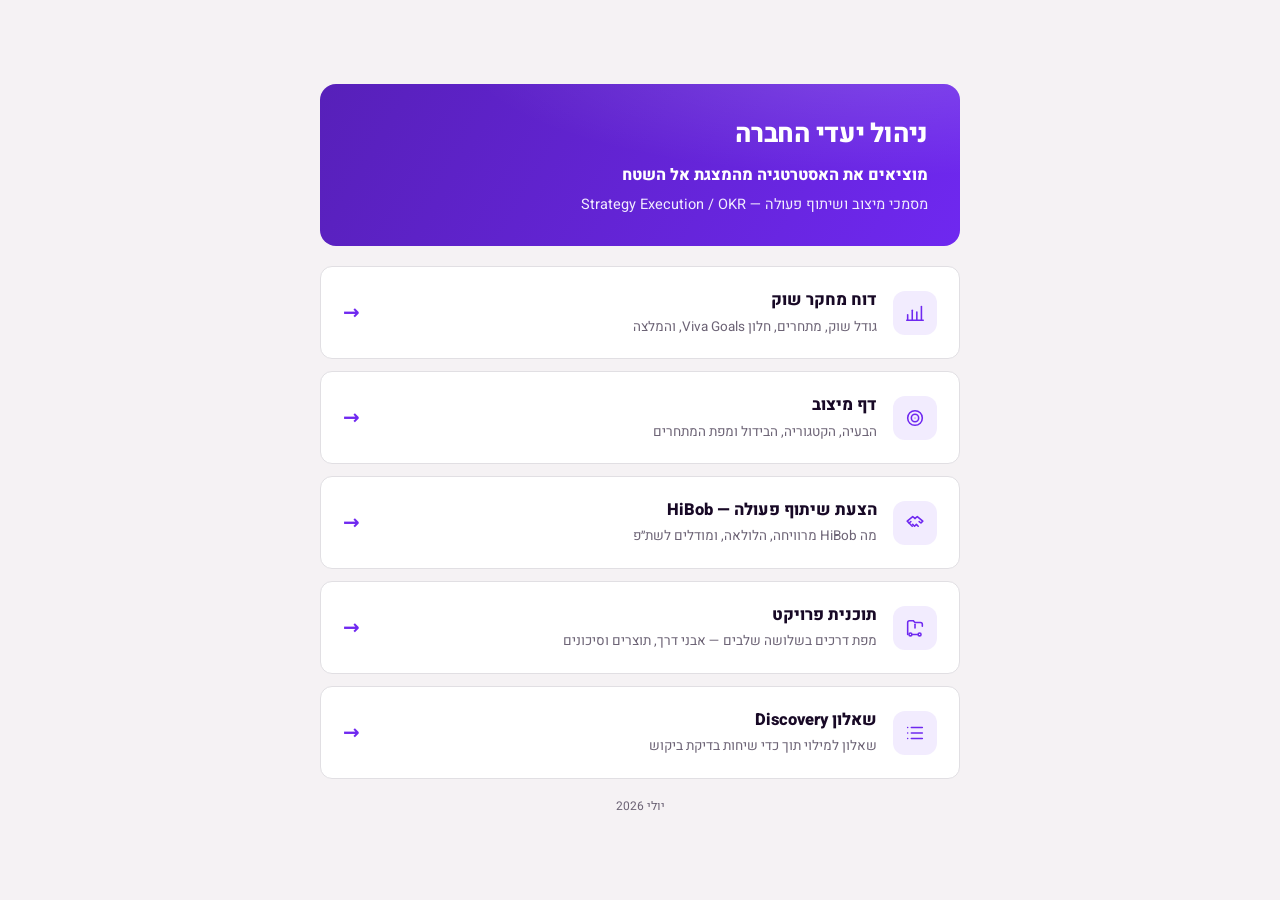
<file: index.html>
<!doctype html>
<html dir="rtl" lang="he">
<head>
<meta charset="utf-8" />
<meta name="viewport" content="width=device-width, initial-scale=1" />
<title>ניהול יעדי החברה — מסמכים</title>
<style>
@font-face{font-family:'Heebo';font-style:normal;font-weight:400;font-display:swap;src:url([data-uri]) format('truetype');}
@font-face{font-family:'Heebo';font-style:normal;font-weight:700;font-display:swap;src:url([data-uri]) format('truetype');}
@font-face{font-family:'Heebo';font-style:normal;font-weight:800;font-display:swap;src:url([data-uri]) format('truetype');}
:root{--brand:#6F28F0;--brand-deep:#5720B9;--b25:#F2ECFE;--ink:#180926;--body:#42364E;--muted:#6C6375;--bg:#F5F2F4;--fg:#fff;--border:#E1DFE3;}
*{box-sizing:border-box;}
body{margin:0;background:var(--bg);color:var(--ink);font-family:'Heebo','Segoe UI',system-ui,Arial,sans-serif;
  line-height:1.6;-webkit-font-smoothing:antialiased;min-height:100vh;display:flex;align-items:center;justify-content:center;padding:32px;}
.wrap{max-width:640px;width:100%;}
.hero{background:linear-gradient(120deg,#5720B9,#6F28F0);color:#fff;border-radius:16px;padding:30px 32px;margin-bottom:20px;position:relative;overflow:hidden;}
.hero::after{content:"";position:absolute;inset:0;background:radial-gradient(120% 140% at 88% -20%,rgba(255,255,255,.16),transparent 55%);}
.hero h1{font-size:26px;font-weight:800;margin:0 0 8px;letter-spacing:-.01em;position:relative;}
.hero p{margin:0;font-size:14.5px;color:#F2ECFE;position:relative;}
a.card{display:flex;align-items:center;gap:16px;background:var(--fg);border:1px solid var(--border);border-radius:12px;
  padding:20px 22px;margin-bottom:12px;text-decoration:none;color:inherit;transition:border-color .15s,transform .15s;}
a.card:hover{border-color:var(--brand);transform:translateY(-1px);}
a.card .ic{flex:none;width:44px;height:44px;border-radius:12px;background:var(--b25);color:var(--brand);display:grid;place-items:center;font-size:22px;}
a.card h2{margin:0 0 3px;font-size:16.5px;font-weight:800;}
a.card p{margin:0;font-size:13.5px;color:var(--muted);}
a.card .go{margin-inline-start:auto;color:var(--brand);font-weight:800;font-size:20px;}
.foot{text-align:center;color:var(--muted);font-size:12px;margin-top:18px;}
</style>
</head>
<body>
<div class="wrap">
  <div class="hero">
    <h1>ניהול יעדי החברה</h1>
    <p style="font-weight:800;color:#fff;font-size:16px;margin:0 0 4px;">מוציאים את האסטרטגיה מהמצגת אל השטח</p>
    <p>מסמכי מיצוב ושיתוף פעולה — Strategy Execution / OKR</p>
  </div>

  <a class="card" href="research.html">
    <span class="ic"><svg width="22" height="22" viewBox="0 0 24 24" fill="none" stroke="currentColor" stroke-width="1.7" stroke-linecap="round" stroke-linejoin="round"><path d="M4 20v-6"/><path d="M9 20V9"/><path d="M14 20v-9"/><path d="M19 20V5"/><path d="M3 20h18"/></svg></span>
    <span><h2>דוח מחקר שוק</h2><p>גודל שוק, מתחרים, חלון Viva Goals, והמלצה</p></span>
    <span class="go">→</span>
  </a>

  <a class="card" href="positioning.html">
    <span class="ic"><svg width="22" height="22" viewBox="0 0 24 24" fill="none" stroke="currentColor" stroke-width="1.7" stroke-linecap="round" stroke-linejoin="round"><circle cx="12" cy="12" r="8"/><circle cx="12" cy="12" r="4"/><circle cx="12" cy="12" r="0.6" fill="currentColor" stroke="none"/></svg></span>
    <span><h2>דף מיצוב</h2><p>הבעיה, הקטגוריה, הבידול ומפת המתחרים</p></span>
    <span class="go">→</span>
  </a>

  <a class="card" href="hibob.html">
    <span class="ic"><svg width="22" height="22" viewBox="0 0 24 24" fill="none" stroke="currentColor" stroke-width="1.7" stroke-linecap="round" stroke-linejoin="round"><path d="M12 7l2.5-2 6 5-2 2-2-1.5"/><path d="M12 7L9.5 5l-6 5 2 2 2-1.5"/><path d="M9.5 13.5l2 2 2-2 2 2"/><path d="M5.5 12l3.5 3.5"/></svg></span>
    <span><h2>הצעת שיתוף פעולה — HiBob</h2><p>מה HiBob מרוויחה, הלולאה, ומודלים לשת״פ</p></span>
    <span class="go">→</span>
  </a>

  <a class="card" href="plan.html">
    <span class="ic"><svg width="22" height="22" viewBox="0 0 24 24" fill="none" stroke="currentColor" stroke-width="1.7" stroke-linecap="round" stroke-linejoin="round"><path d="M4 19V6a2 2 0 0 1 2-2h4l2 2h6a2 2 0 0 1 2 2v2"/><circle cx="7" cy="19" r="1.6"/><circle cx="17" cy="19" r="1.6"/><path d="M8.6 19h6.8"/><path d="M12 8v4"/></svg></span>
    <span><h2>תוכנית פרויקט</h2><p>מפת דרכים בשלושה שלבים — אבני דרך, תוצרים וסיכונים</p></span>
    <span class="go">→</span>
  </a>

  <a class="card" href="discovery.html">
    <span class="ic"><svg width="22" height="22" viewBox="0 0 24 24" fill="none" stroke="currentColor" stroke-width="1.7" stroke-linecap="round" stroke-linejoin="round"><path d="M8 6h12M8 12h12M8 18h12"/><path d="M4 6h.01M4 12h.01M4 18h.01"/></svg></span>
    <span><h2>שאלון Discovery</h2><p>שאלון למילוי תוך כדי שיחות בדיקת ביקוש</p></span>
    <span class="go">→</span>
  </a>

  <div class="foot">יולי 2026</div>
</div>
</body>
</html>
</file>
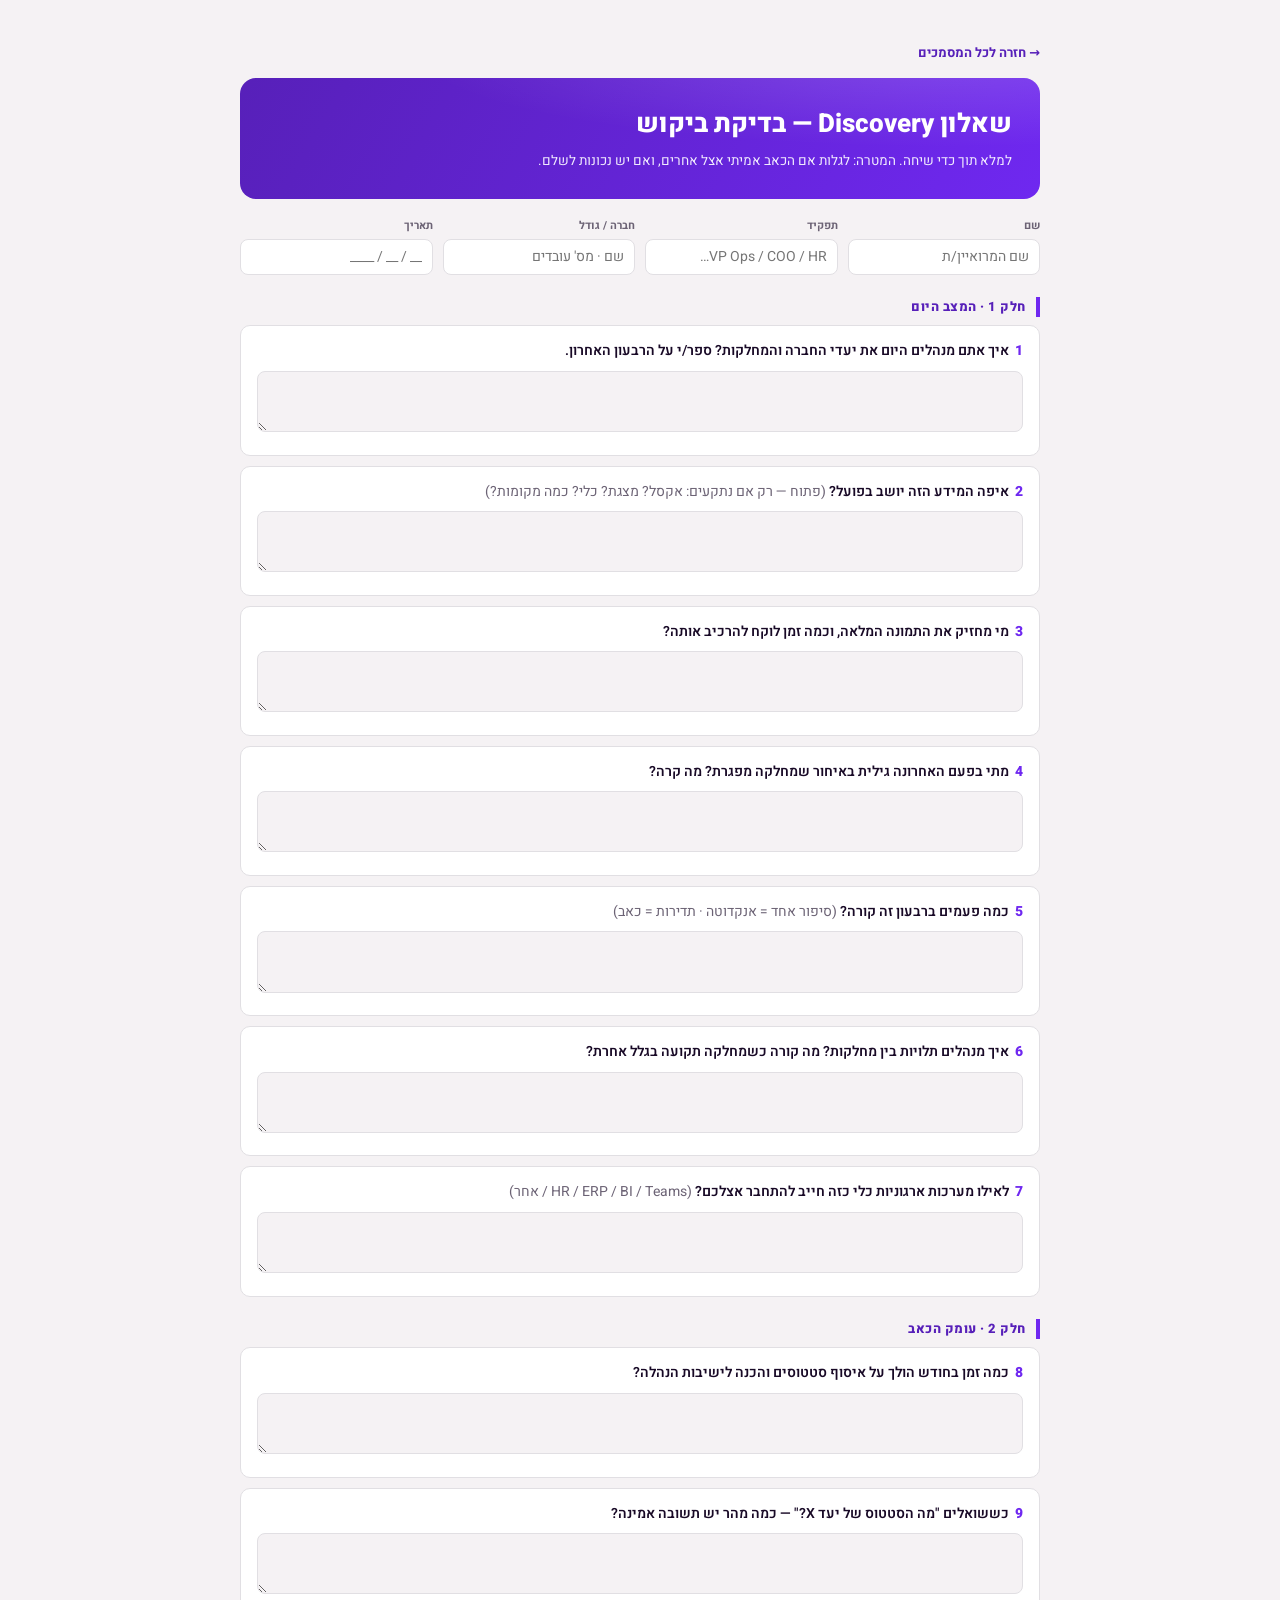
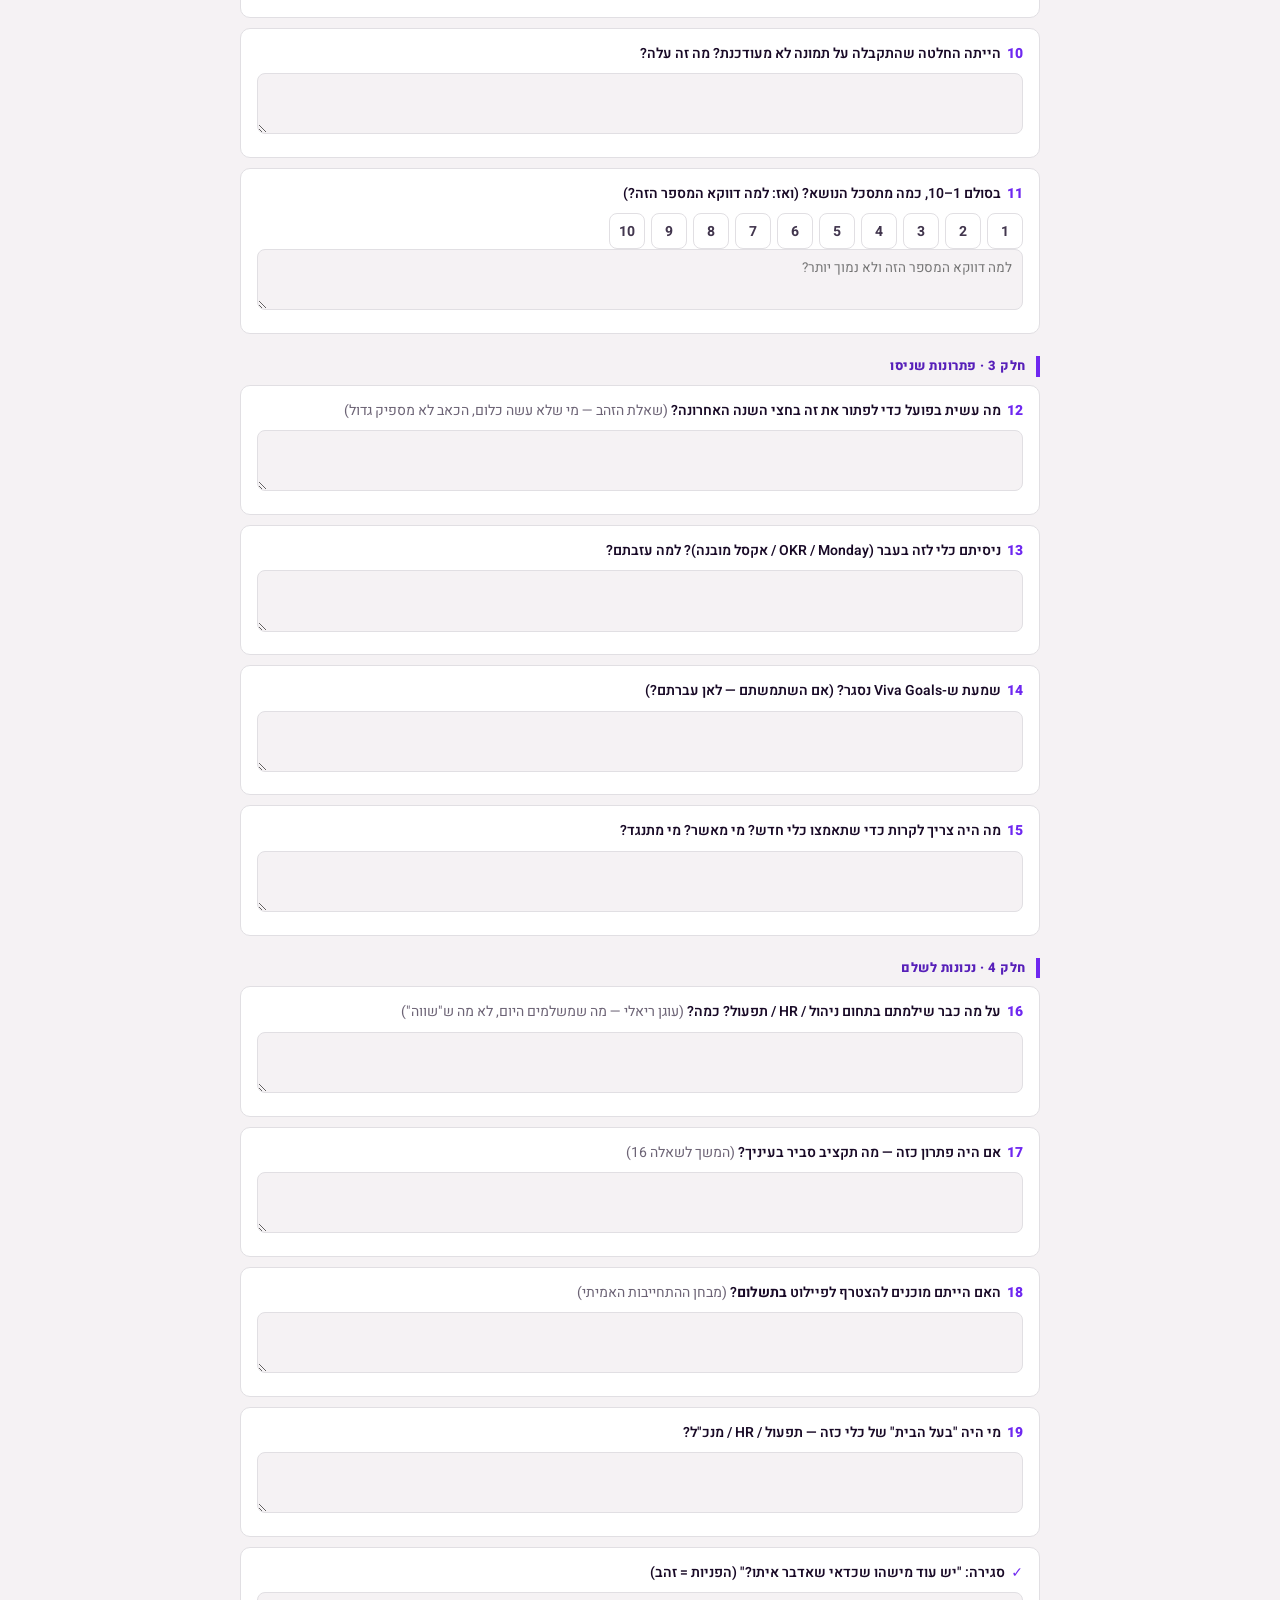
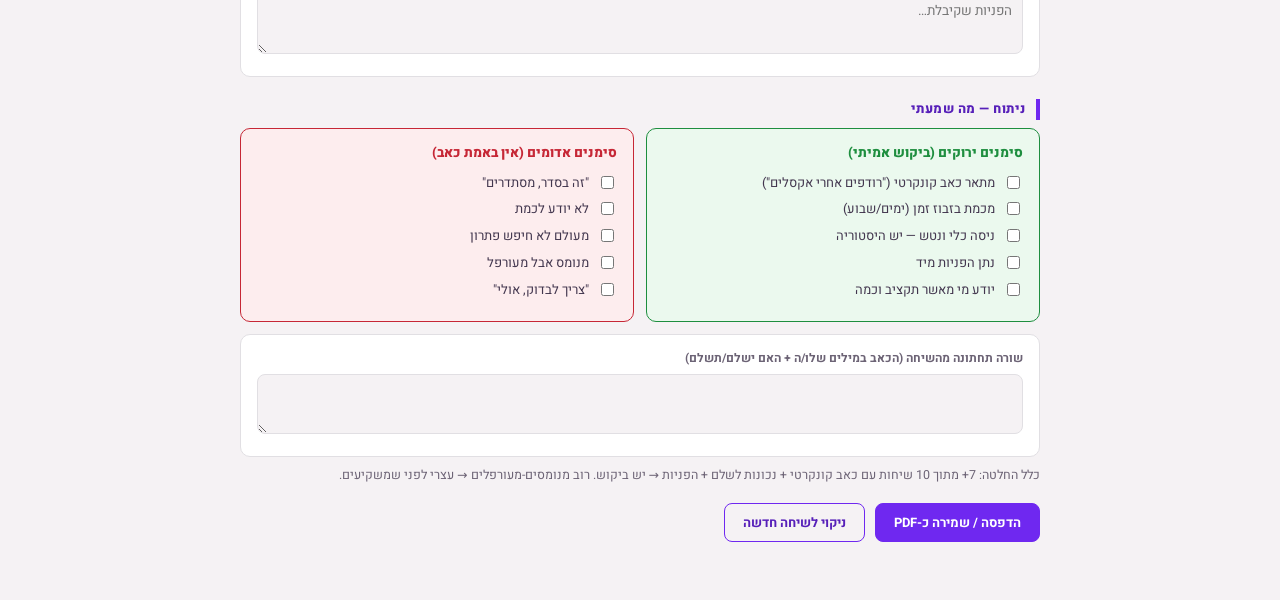
<file: discovery.html>
<!doctype html>
<html dir="rtl" lang="he">
<head>
<meta charset="utf-8" />
<meta name="viewport" content="width=device-width, initial-scale=1" />
<title>שאלון Discovery — בדיקת ביקוש</title>
<link rel="stylesheet" href="heebo.css" />
<style>
:root{--brand:#6F28F0;--brand-deep:#5720B9;--b25:#F2ECFE;--b50:#E5D8FC;--ink:#180926;--body:#42364E;--muted:#6C6375;--bg:#F5F2F4;--fg:#fff;--border:#E1DFE3;--ok:#1E8E3F;--ok25:#EBF9EE;--danger:#C62736;--danger25:#FDEDEE;}
*{box-sizing:border-box;}
body{margin:0;background:var(--bg);color:var(--ink);font-family:'Heebo','Segoe UI',system-ui,Arial,sans-serif;line-height:1.6;-webkit-font-smoothing:antialiased;padding:clamp(20px,4vw,40px) clamp(16px,4vw,32px);}
.sheet{max-width:800px;margin:0 auto;}
a.back{display:inline-block;margin-bottom:14px;color:var(--brand-deep);text-decoration:none;font-weight:700;font-size:13px;}
.top{background:linear-gradient(120deg,#5720B9,#6F28F0);color:#fff;border-radius:16px;padding:26px 28px;margin-bottom:18px;position:relative;overflow:hidden;}
.top::after{content:"";position:absolute;inset:0;background:radial-gradient(120% 140% at 88% -20%,rgba(255,255,255,.16),transparent 55%);}
.top h1{font-size:clamp(20px,3.5vw,26px);font-weight:800;margin:0 0 6px;position:relative;}
.top p{margin:0;font-size:13.5px;color:#F2ECFE;position:relative;}
.rule{background:var(--b25);border:1px solid var(--b50);border-radius:10px;padding:12px 16px;font-size:13px;color:var(--brand-deep);margin-bottom:16px;font-weight:600;}
.meta{display:grid;grid-template-columns:repeat(auto-fit,minmax(160px,1fr));gap:10px;margin-bottom:18px;}
.meta label{display:block;font-size:11px;font-weight:700;color:var(--muted);margin-bottom:4px;}
.meta input{width:100%;height:36px;border:1.5px solid var(--border);border-radius:8px;padding:0 10px;font:400 14px 'Heebo',sans-serif;color:var(--ink);background:var(--fg);}
.sec{margin:22px 0 8px;font-size:13px;font-weight:800;letter-spacing:.04em;text-transform:uppercase;color:var(--brand-deep);border-inline-start:4px solid var(--brand);padding-inline-start:10px;}
.q{background:var(--fg);border:1px solid var(--border);border-radius:10px;padding:14px 16px;margin-bottom:10px;}
.q .txt{font-size:14px;font-weight:600;color:var(--ink);margin-bottom:8px;}
.q .txt .num{color:var(--brand);font-weight:800;margin-inline-end:6px;}
.q textarea{width:100%;min-height:52px;border:1px solid var(--border);border-radius:8px;padding:8px 10px;font:400 13.5px/1.6 'Heebo',sans-serif;color:var(--ink);background:var(--bg);resize:vertical;outline:none;}
.q textarea:focus{border-color:var(--brand);}
.scale{display:flex;gap:6px;flex-wrap:wrap;margin-top:4px;}
.scale button{width:36px;height:36px;border:1.5px solid var(--border);background:var(--fg);border-radius:8px;font:700 14px 'Heebo';color:var(--body);cursor:pointer;}
.scale button.on{background:var(--brand);color:#fff;border-color:var(--brand);}
.signals{display:grid;grid-template-columns:1fr 1fr;gap:12px;}
.sigcard{border-radius:10px;padding:14px 16px;font-size:13px;}
.sigcard.green{background:var(--ok25);border:1px solid var(--ok);}
.sigcard.red{background:var(--danger25);border:1px solid var(--danger);}
.sigcard h4{margin:0 0 8px;font-size:13.5px;font-weight:800;}
.sigcard.green h4{color:var(--ok);}
.sigcard.red h4{color:var(--danger);}
.sigcard label{display:flex;gap:8px;align-items:flex-start;margin:6px 0;color:var(--body);cursor:pointer;}
.verdict{background:var(--fg);border:1px solid var(--border);border-radius:10px;padding:14px 16px;margin-top:12px;}
.verdict label{font-size:12px;font-weight:700;color:var(--muted);display:block;margin-bottom:6px;}
.verdict textarea{width:100%;min-height:60px;border:1px solid var(--border);border-radius:8px;padding:8px 10px;font:400 13.5px 'Heebo';background:var(--bg);resize:vertical;}
.tools{display:flex;gap:10px;justify-content:flex-start;margin:18px 0;flex-wrap:wrap;}
.tools button{border:1.5px solid var(--brand);background:var(--brand);color:#fff;border-radius:8px;padding:9px 18px;font:700 13px 'Heebo';cursor:pointer;}
.tools button.ghost{background:transparent;color:var(--brand-deep);}
.foot{margin-top:20px;padding-top:14px;border-top:1px solid var(--border);color:var(--muted);font-size:12px;text-align:center;}
@media(max-width:560px){.signals{grid-template-columns:1fr;}}
@media print{a.back,.tools{display:none;}body{background:#fff;padding:0;}}
</style>
</head>
<body>
<div class="sheet">
<a class="back" href="index.html">→ חזרה לכל המסמכים</a>

<div class="top">
  <h1>שאלון Discovery — בדיקת ביקוש</h1>
  <p>למלא תוך כדי שיחה. המטרה: לגלות אם הכאב אמיתי אצל אחרים, ואם יש נכונות לשלם.</p>
</div>


<div class="meta">
  <div><label>שם</label><input placeholder="שם המרואיין/ת"/></div>
  <div><label>תפקיד</label><input placeholder="VP Ops / COO / HR…"/></div>
  <div><label>חברה / גודל</label><input placeholder="שם · מס' עובדים"/></div>
  <div><label>תאריך</label><input placeholder="__ / __ / ____"/></div>
</div>

<div class="sec">חלק 1 · המצב היום</div>
<div class="q"><div class="txt"><span class="num">1</span>איך אתם מנהלים היום את יעדי החברה והמחלקות? ספר/י על הרבעון האחרון.</div><textarea></textarea></div>
<div class="q"><div class="txt"><span class="num">2</span>איפה המידע הזה יושב בפועל? <span style="font-weight:400;color:var(--muted);">(פתוח — רק אם נתקעים: אקסל? מצגת? כלי? כמה מקומות?)</span></div><textarea></textarea></div>
<div class="q"><div class="txt"><span class="num">3</span>מי מחזיק את התמונה המלאה, וכמה זמן לוקח להרכיב אותה?</div><textarea></textarea></div>
<div class="q"><div class="txt"><span class="num">4</span>מתי בפעם האחרונה גילית באיחור שמחלקה מפגרת? מה קרה?</div><textarea></textarea></div>
<div class="q"><div class="txt"><span class="num">5</span>כמה פעמים ברבעון זה קורה? <span style="font-weight:400;color:var(--muted);">(סיפור אחד = אנקדוטה · תדירות = כאב)</span></div><textarea></textarea></div>
<div class="q"><div class="txt"><span class="num">6</span>איך מנהלים תלויות בין מחלקות? מה קורה כשמחלקה תקועה בגלל אחרת?</div><textarea></textarea></div>
<div class="q"><div class="txt"><span class="num">7</span>לאילו מערכות ארגוניות כלי כזה חייב להתחבר אצלכם? <span style="font-weight:400;color:var(--muted);">(HR / ERP / BI / Teams / אחר)</span></div><textarea></textarea></div>

<div class="sec">חלק 2 · עומק הכאב</div>
<div class="q"><div class="txt"><span class="num">8</span>כמה זמן בחודש הולך על איסוף סטטוסים והכנה לישיבות הנהלה?</div><textarea></textarea></div>
<div class="q"><div class="txt"><span class="num">9</span>כששואלים "מה הסטטוס של יעד X?" — כמה מהר יש תשובה אמינה?</div><textarea></textarea></div>
<div class="q"><div class="txt"><span class="num">10</span>הייתה החלטה שהתקבלה על תמונה לא מעודכנת? מה זה עלה?</div><textarea></textarea></div>
<div class="q"><div class="txt"><span class="num">11</span>בסולם 1–10, כמה מתסכל הנושא? (ואז: למה דווקא המספר הזה?)</div>
  <div class="scale" id="scale"></div>
  <textarea placeholder="למה דווקא המספר הזה ולא נמוך יותר?"></textarea></div>

<div class="sec">חלק 3 · פתרונות שניסו</div>
<div class="q"><div class="txt"><span class="num">12</span>מה עשית בפועל כדי לפתור את זה בחצי השנה האחרונה? <span style="font-weight:400;color:var(--muted);">(שאלת הזהב — מי שלא עשה כלום, הכאב לא מספיק גדול)</span></div><textarea></textarea></div>
<div class="q"><div class="txt"><span class="num">13</span>ניסיתם כלי לזה בעבר (OKR / Monday / אקסל מובנה)? למה עזבתם?</div><textarea></textarea></div>
<div class="q"><div class="txt"><span class="num">14</span>שמעת ש-Viva Goals נסגר? (אם השתמשתם — לאן עברתם?)</div><textarea></textarea></div>
<div class="q"><div class="txt"><span class="num">15</span>מה היה צריך לקרות כדי שתאמצו כלי חדש? מי מאשר? מי מתנגד?</div><textarea></textarea></div>

<div class="sec">חלק 4 · נכונות לשלם</div>
<div class="q"><div class="txt"><span class="num">16</span>על מה כבר שילמתם בתחום ניהול / HR / תפעול? כמה? <span style="font-weight:400;color:var(--muted);">(עוגן ריאלי — מה שמשלמים היום, לא מה ש"שווה")</span></div><textarea></textarea></div>
<div class="q"><div class="txt"><span class="num">17</span>אם היה פתרון כזה — מה תקציב סביר בעיניך? <span style="font-weight:400;color:var(--muted);">(המשך לשאלה 16)</span></div><textarea></textarea></div>
<div class="q"><div class="txt"><span class="num">18</span>האם הייתם מוכנים להצטרף לפיילוט <b>בתשלום</b>? <span style="font-weight:400;color:var(--muted);">(מבחן ההתחייבות האמיתי)</span></div><textarea></textarea></div>
<div class="q"><div class="txt"><span class="num">19</span>מי היה "בעל הבית" של כלי כזה — תפעול / HR / מנכ"ל?</div><textarea></textarea></div>
<div class="q"><div class="txt"><span class="num">✓</span>סגירה: "יש עוד מישהו שכדאי שאדבר איתו?" (הפניות = זהב)</div><textarea placeholder="הפניות שקיבלת…"></textarea></div>

<div class="sec">ניתוח — מה שמעתי</div>
<div class="signals">
  <div class="sigcard green"><h4>סימנים ירוקים (ביקוש אמיתי)</h4>
    <label><input type="checkbox"/> מתאר כאב קונקרטי ("רודפים אחרי אקסלים")</label>
    <label><input type="checkbox"/> מכמת בזבוז זמן (ימים/שבוע)</label>
    <label><input type="checkbox"/> ניסה כלי ונטש — יש היסטוריה</label>
    <label><input type="checkbox"/> נתן הפניות מיד</label>
    <label><input type="checkbox"/> יודע מי מאשר תקציב וכמה</label>
  </div>
  <div class="sigcard red"><h4>סימנים אדומים (אין באמת כאב)</h4>
    <label><input type="checkbox"/> "זה בסדר, מסתדרים"</label>
    <label><input type="checkbox"/> לא יודע לכמת</label>
    <label><input type="checkbox"/> מעולם לא חיפש פתרון</label>
    <label><input type="checkbox"/> מנומס אבל מעורפל</label>
    <label><input type="checkbox"/> "צריך לבדוק, אולי"</label>
  </div>
</div>
<div class="verdict"><label>שורה תחתונה מהשיחה (הכאב במילים שלו/ה + האם ישלם/תשלם)</label><textarea></textarea></div>
<p style="font-size:12.5px;color:var(--muted);margin-top:8px;">כלל החלטה: 7+ מתוך 10 שיחות עם כאב קונקרטי + נכונות לשלם + הפניות → יש ביקוש. רוב מנומסים-מעורפלים → עצרי לפני שמשקיעים.</p>

<div class="tools">
  <button onclick="window.print()">הדפסה / שמירה כ-PDF</button>
  <button class="ghost" onclick="location.reload()">ניקוי לשיחה חדשה</button>
</div>

</div>

<script>
var s=document.getElementById('scale');
for(var i=1;i<=10;i++){(function(n){var b=document.createElement('button');b.textContent=n;
b.onclick=function(){[].forEach.call(s.children,function(c){c.classList.remove('on');});b.classList.add('on');};
s.appendChild(b);})(i);}
</script>
</body>
</html>
</file>
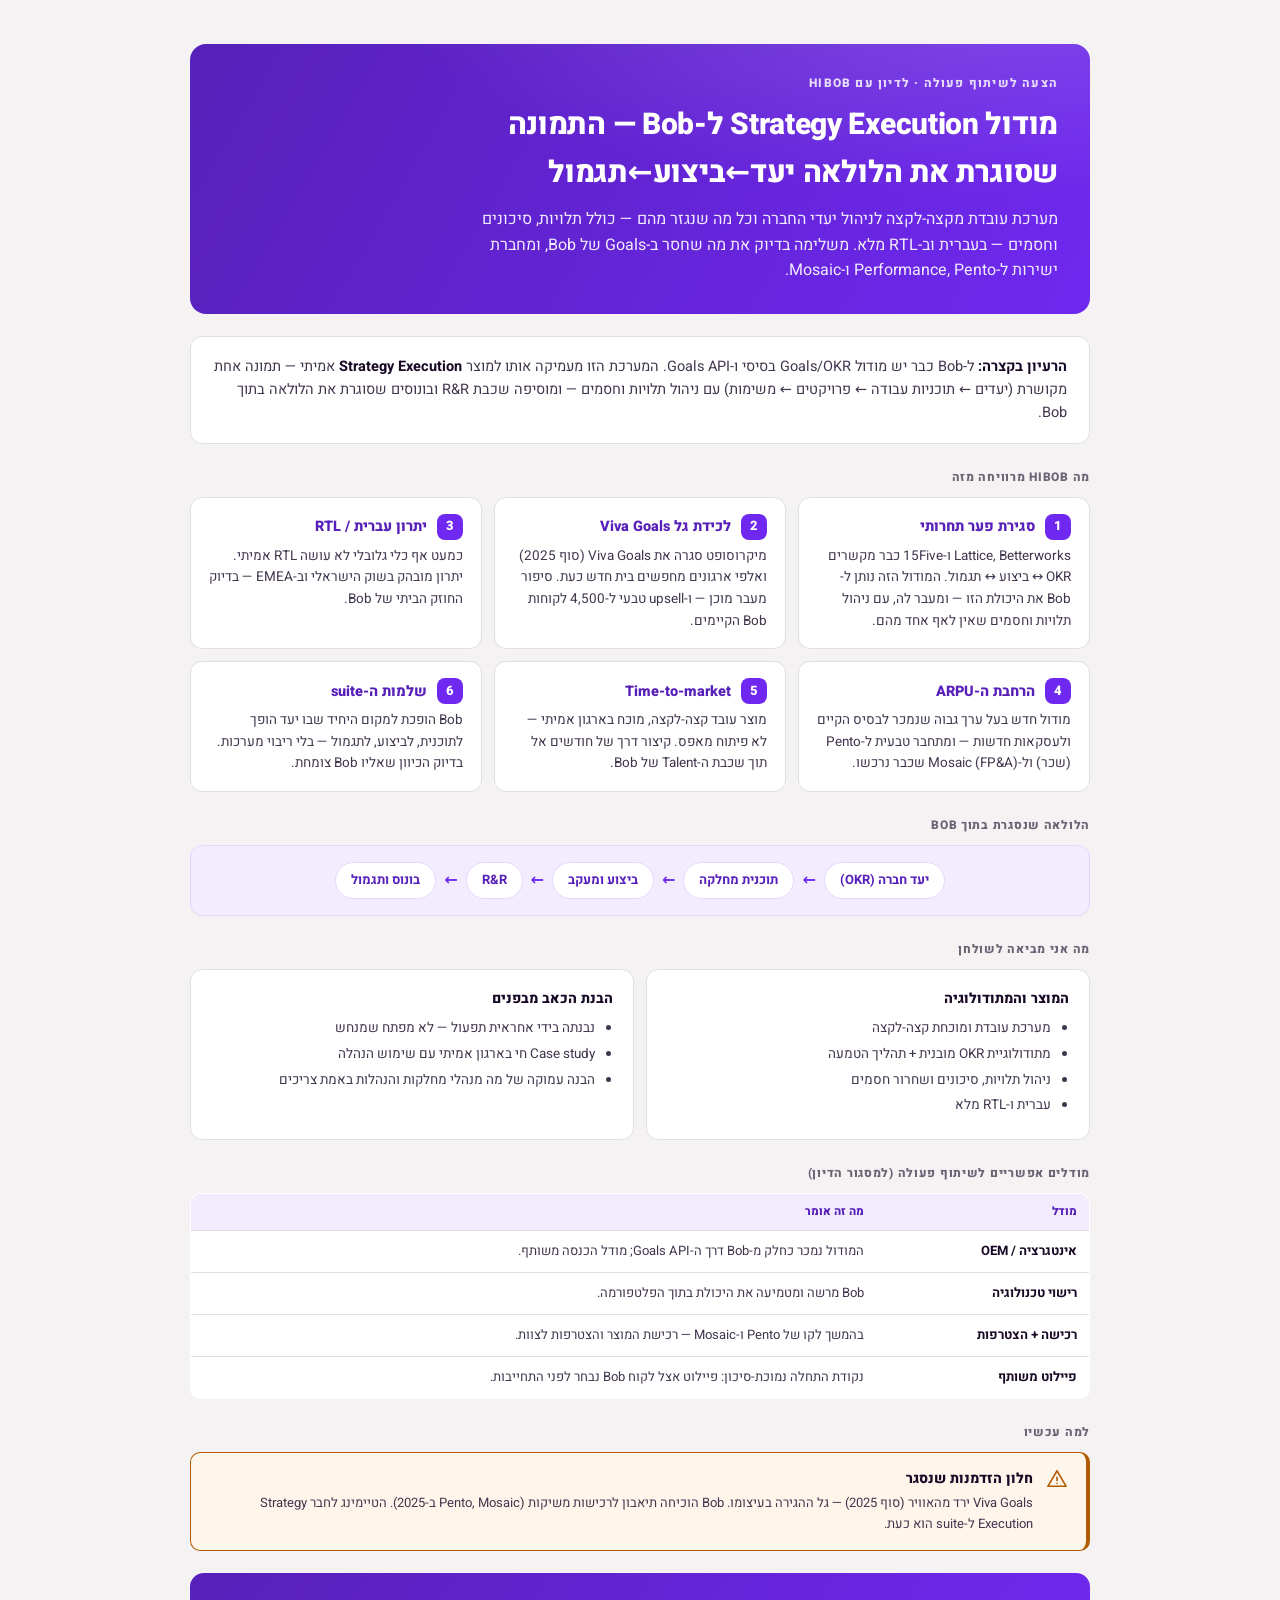
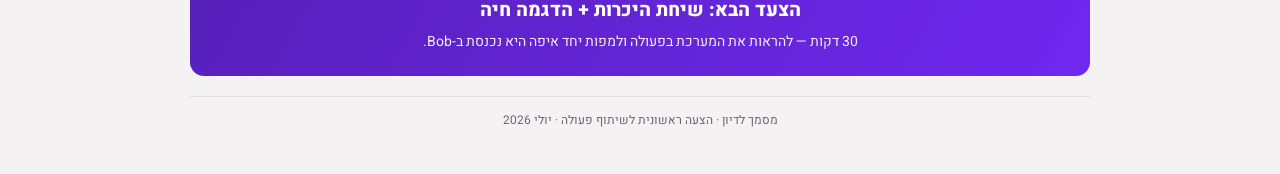
<file: hibob.html>
<!doctype html>
<html dir="rtl" lang="he">
<head><meta charset="utf-8"/><meta name="viewport" content="width=device-width, initial-scale=1"/>
<title>הצעת שיתוף פעולה ל-HiBob</title>
<style>html,body{margin:0;padding:0;background:#F5F2F4;}</style>
</head>
<body>
<div dir="rtl" class="pos">
<style>
@font-face{font-family:'Heebo';font-style:normal;font-weight:400;font-display:swap;src:url([data-uri]) format('truetype');}
@font-face{font-family:'Heebo';font-style:normal;font-weight:600;font-display:swap;src:url([data-uri]) format('truetype');}
@font-face{font-family:'Heebo';font-style:normal;font-weight:700;font-display:swap;src:url([data-uri]) format('truetype');}
@font-face{font-family:'Heebo';font-style:normal;font-weight:800;font-display:swap;src:url([data-uri]) format('truetype');}
.pos{--brand:#6F28F0;--brand-deep:#5720B9;--b25:#F2ECFE;--b50:#E5D8FC;--ink:#180926;--body:#42364E;
  --muted:#6C6375;--bg:#F5F2F4;--fg:#FFFFFF;--border:#E1DFE3;--ok:#1E8E3F;--ok25:#EBF9EE;
  --warn:#B15B00;--warn25:#FFF6EB;
  --font:'Heebo','Segoe UI',system-ui,Arial,sans-serif;
  font-family:var(--font);background:var(--bg);color:var(--ink);line-height:1.6;
  -webkit-font-smoothing:antialiased;padding:clamp(20px,4vw,44px) clamp(16px,4vw,36px);}
.pos *{box-sizing:border-box;}
.sheet{max-width:900px;margin:0 auto;}
.top{background:linear-gradient(120deg,#5720B9,#6F28F0);color:#fff;border-radius:16px;
  padding:30px 32px;position:relative;overflow:hidden;margin-bottom:22px;}
.top::after{content:"";position:absolute;inset:0;background:radial-gradient(120% 140% at 88% -20%,rgba(255,255,255,.16),transparent 55%);}
.top .ey{font-size:12px;font-weight:800;letter-spacing:.1em;text-transform:uppercase;color:#E5D8FC;position:relative;}
.top h1{font-size:clamp(22px,4vw,30px);font-weight:800;margin:8px 0 10px;letter-spacing:-.01em;position:relative;text-wrap:balance;}
.top p{font-size:clamp(14px,2.3vw,16px);color:#F2ECFE;margin:0;max-width:64ch;position:relative;font-weight:500;}
.band{margin:24px 0 10px;font-size:12px;font-weight:800;letter-spacing:.06em;text-transform:uppercase;color:var(--muted);}
.lead{background:var(--fg);border:1px solid var(--border);border-radius:12px;padding:18px 22px;font-size:14.5px;color:var(--body);}
.lead b{color:var(--ink);}
.gains{display:grid;grid-template-columns:repeat(auto-fit,minmax(250px,1fr));gap:12px;align-items:stretch;}
.gain{background:var(--fg);border:1px solid var(--border);border-radius:12px;padding:16px 18px;height:100%;}
.gain h3{display:flex;align-items:center;gap:10px;font-size:14.5px;font-weight:800;margin:0 0 6px;color:var(--brand-deep);}
.gain h3 .n{flex:none;width:26px;height:26px;border-radius:8px;background:var(--brand);color:#fff;display:grid;place-items:center;font-size:13px;font-weight:800;}
.gain p{margin:0;font-size:13.5px;color:var(--body);}
.two{display:grid;grid-template-columns:repeat(auto-fit,minmax(260px,1fr));gap:12px;}
.card{background:var(--fg);border:1px solid var(--border);border-radius:12px;padding:18px 20px;}
.card h4{margin:0 0 8px;font-size:14px;font-weight:800;color:var(--ink);}
.card ul{margin:0;padding-inline-start:18px;font-size:13.5px;color:var(--body);}
.card li{margin:4px 0;}
.loop{display:flex;flex-wrap:wrap;align-items:center;gap:8px;background:var(--b25);border:1px solid var(--b50);border-radius:12px;padding:16px 18px;justify-content:center;}
.loop .step{background:#fff;border:1px solid var(--b50);border-radius:999px;padding:7px 15px;font-size:13px;font-weight:700;color:var(--brand-deep);white-space:nowrap;}
.loop .ar{color:var(--brand);font-weight:800;}
.models{width:100%;border-collapse:collapse;font-size:13px;background:var(--fg);border:1px solid var(--border);border-radius:10px;overflow:hidden;}
.models th{background:var(--b25);color:var(--brand-deep);font-weight:800;font-size:11.5px;text-align:right;padding:9px 12px;}
.models td{padding:10px 12px;border-top:1px solid var(--border);color:var(--body);vertical-align:top;}
.models td b{color:var(--ink);}
.now{display:flex;gap:13px;background:var(--warn25);border:1px solid var(--warn);border-inline-start-width:4px;border-radius:10px;padding:15px 18px;margin-top:10px;}
.now svg{flex:none;width:22px;height:22px;color:var(--warn);}
.now h4{margin:0 0 3px;font-size:14px;font-weight:800;}
.now p{margin:0;font-size:13px;color:var(--body);}
.cta{background:linear-gradient(120deg,#5720B9,#6F28F0);color:#fff;border-radius:14px;padding:22px 26px;margin-top:22px;text-align:center;}
.cta h3{margin:0 0 6px;font-size:19px;font-weight:800;}
.cta p{margin:0;font-size:14px;color:#F2ECFE;}
.foot{margin-top:20px;padding-top:14px;border-top:1px solid var(--border);color:var(--muted);font-size:12px;text-align:center;}
</style>

<div class="sheet">

  <div class="top">
    <div class="ey">הצעה לשיתוף פעולה · לדיון עם HiBob</div>
    <h1>מודול Strategy Execution ל-Bob — התמונה שסוגרת את הלולאה יעד←ביצוע←תגמול</h1>
    <p>מערכת עובדת מקצה-לקצה לניהול יעדי החברה וכל מה שנגזר מהם — כולל תלויות, סיכונים וחסמים — בעברית וב-RTL מלא. משלימה בדיוק את מה שחסר ב-Goals של Bob, ומחברת ישירות ל-Performance, Pento ו-Mosaic.</p>
  </div>

  <div class="lead">
    <b>הרעיון בקצרה:</b> ל-Bob כבר יש מודול Goals/OKR בסיסי ו-Goals API. המערכת הזו מעמיקה אותו למוצר <b>Strategy Execution</b> אמיתי — תמונה אחת מקושרת (יעדים ← תוכניות עבודה ← פרויקטים ← משימות) עם ניהול תלויות וחסמים — ומוסיפה שכבת R&R ובונוסים שסוגרת את הלולאה בתוך Bob.
  </div>

  <div class="band">מה HiBob מרוויחה מזה</div>
  <div class="gains">
    <div class="gain"><h3><span class="n">1</span>סגירת פער תחרותי</h3><p>Lattice, Betterworks ו-15Five כבר מקשרים OKR ↔ ביצוע ↔ תגמול. המודול הזה נותן ל-Bob את היכולת הזו — ומעבר לה, עם ניהול תלויות וחסמים שאין לאף אחד מהם.</p></div>
    <div class="gain"><h3><span class="n">2</span>לכידת גל Viva Goals</h3><p>מיקרוסופט סגרה את Viva Goals (סוף 2025) ואלפי ארגונים מחפשים בית חדש כעת. סיפור מעבר מוכן — ו-upsell טבעי ל-4,500 לקוחות Bob הקיימים.</p></div>
    <div class="gain"><h3><span class="n">3</span>יתרון עברית / RTL</h3><p>כמעט אף כלי גלובלי לא עושה RTL אמיתי. יתרון מובהק בשוק הישראלי וב-EMEA — בדיוק החוזק הביתי של Bob.</p></div>
    <div class="gain"><h3><span class="n">4</span>הרחבת ה-ARPU</h3><p>מודול חדש בעל ערך גבוה שנמכר לבסיס הקיים ולעסקאות חדשות — ומתחבר טבעית ל-Pento (שכר) ול-Mosaic (FP&A) שכבר נרכשו.</p></div>
    <div class="gain"><h3><span class="n">5</span>Time-to-market</h3><p>מוצר עובד קצה-לקצה, מוכח בארגון אמיתי — לא פיתוח מאפס. קיצור דרך של חודשים אל תוך שכבת ה-Talent של Bob.</p></div>
    <div class="gain"><h3><span class="n">6</span>שלמות ה-suite</h3><p>Bob הופכת למקום היחיד שבו יעד הופך לתוכנית, לביצוע, לתגמול — בלי ריבוי מערכות. בדיוק הכיוון שאליו Bob צומחת.</p></div>
  </div>

  <div class="band">הלולאה שנסגרת בתוך Bob</div>
  <div class="loop">
    <span class="step">יעד חברה (OKR)</span><span class="ar">←</span>
    <span class="step">תוכנית מחלקה</span><span class="ar">←</span>
    <span class="step">ביצוע ומעקב</span><span class="ar">←</span>
    <span class="step">R&amp;R</span><span class="ar">←</span>
    <span class="step">בונוס ותגמול</span>
  </div>

  <div class="band">מה אני מביאה לשולחן</div>
  <div class="two">
    <div class="card"><h4>המוצר והמתודולוגיה</h4><ul>
      <li>מערכת עובדת ומוכחת קצה-לקצה</li>
      <li>מתודולוגיית OKR מובנית + תהליך הטמעה</li>
      <li>ניהול תלויות, סיכונים ושחרור חסמים</li>
      <li>עברית ו-RTL מלא</li>
    </ul></div>
    <div class="card"><h4>הבנת הכאב מבפנים</h4><ul>
      <li>נבנתה בידי אחראית תפעול — לא מפתח שמנחש</li>
      <li>Case study חי בארגון אמיתי עם שימוש הנהלה</li>
      <li>הבנה עמוקה של מה מנהלי מחלקות והנהלות באמת צריכים</li>
    </ul></div>
  </div>

  <div class="band">מודלים אפשריים לשיתוף פעולה (למסגור הדיון)</div>
  <table class="models">
    <thead><tr><th>מודל</th><th>מה זה אומר</th></tr></thead>
    <tbody>
      <tr><td><b>אינטגרציה / OEM</b></td><td>המודול נמכר כחלק מ-Bob דרך ה-Goals API; מודל הכנסה משותף.</td></tr>
      <tr><td><b>רישוי טכנולוגיה</b></td><td>Bob מרשה ומטמיעה את היכולת בתוך הפלטפורמה.</td></tr>
      <tr><td><b>רכישה + הצטרפות</b></td><td>בהמשך לקו של Pento ו-Mosaic — רכישת המוצר והצטרפות לצוות.</td></tr>
      <tr><td><b>פיילוט משותף</b></td><td>נקודת התחלה נמוכת-סיכון: פיילוט אצל לקוח Bob נבחר לפני התחייבות.</td></tr>
    </tbody>
  </table>

  <div class="band">למה עכשיו</div>
  <div class="now">
    <svg viewBox="0 0 24 24" fill="none" stroke="currentColor" stroke-width="1.7" stroke-linecap="round" stroke-linejoin="round"><path d="M12 3L2 20h20z"/><path d="M12 10v4M12 17h.01"/></svg>
    <div><h4>חלון הזדמנות שנסגר</h4><p>Viva Goals ירד מהאוויר (סוף 2025) — גל ההגירה בעיצומו. Bob הוכיחה תיאבון לרכישות משיקות (Pento, Mosaic ב-2025). הטיימינג לחבר Strategy Execution ל-suite הוא כעת.</p></div>
  </div>

  <div class="cta">
    <h3>הצעד הבא: שיחת היכרות + הדגמה חיה</h3>
    <p>30 דקות — להראות את המערכת בפעולה ולמפות יחד איפה היא נכנסת ב-Bob.</p>
  </div>

  <div class="foot">מסמך לדיון · הצעה ראשונית לשיתוף פעולה · יולי 2026</div>

</div>
</div>

</body>
</html>
</file>
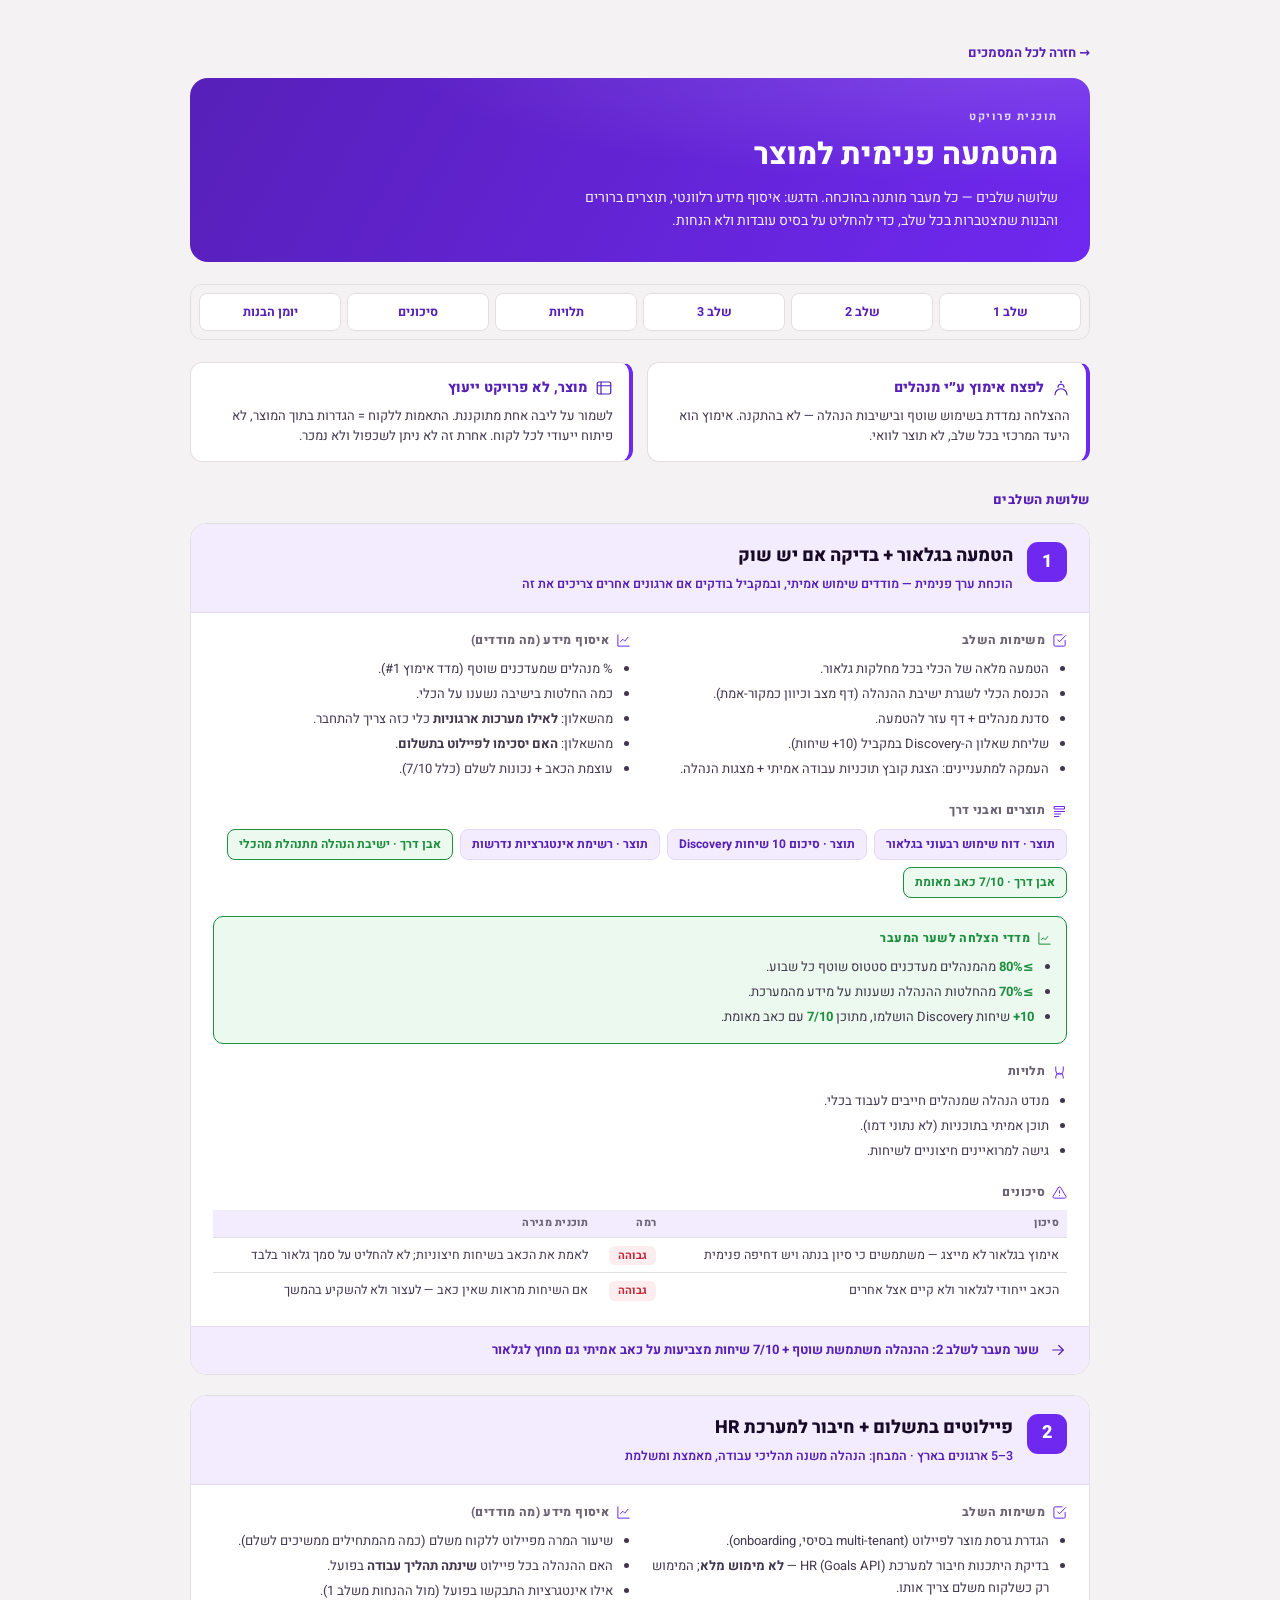
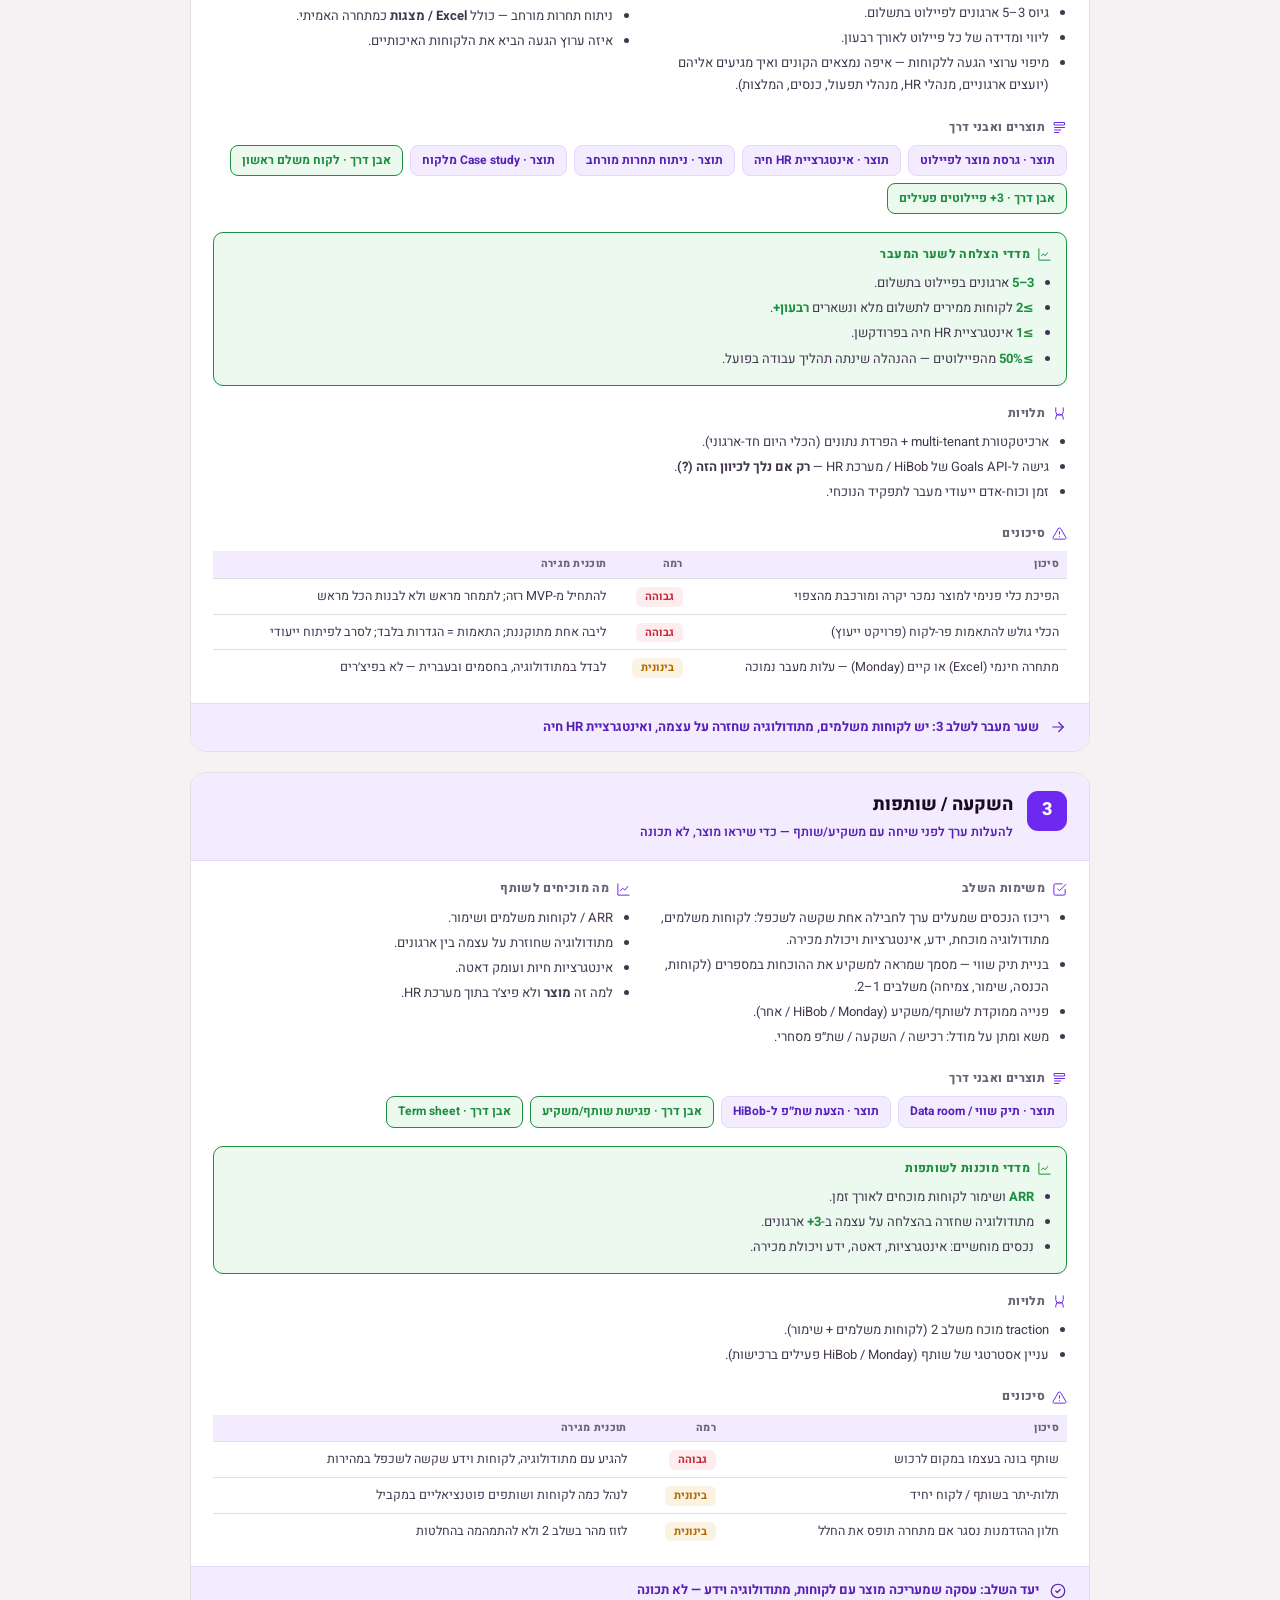
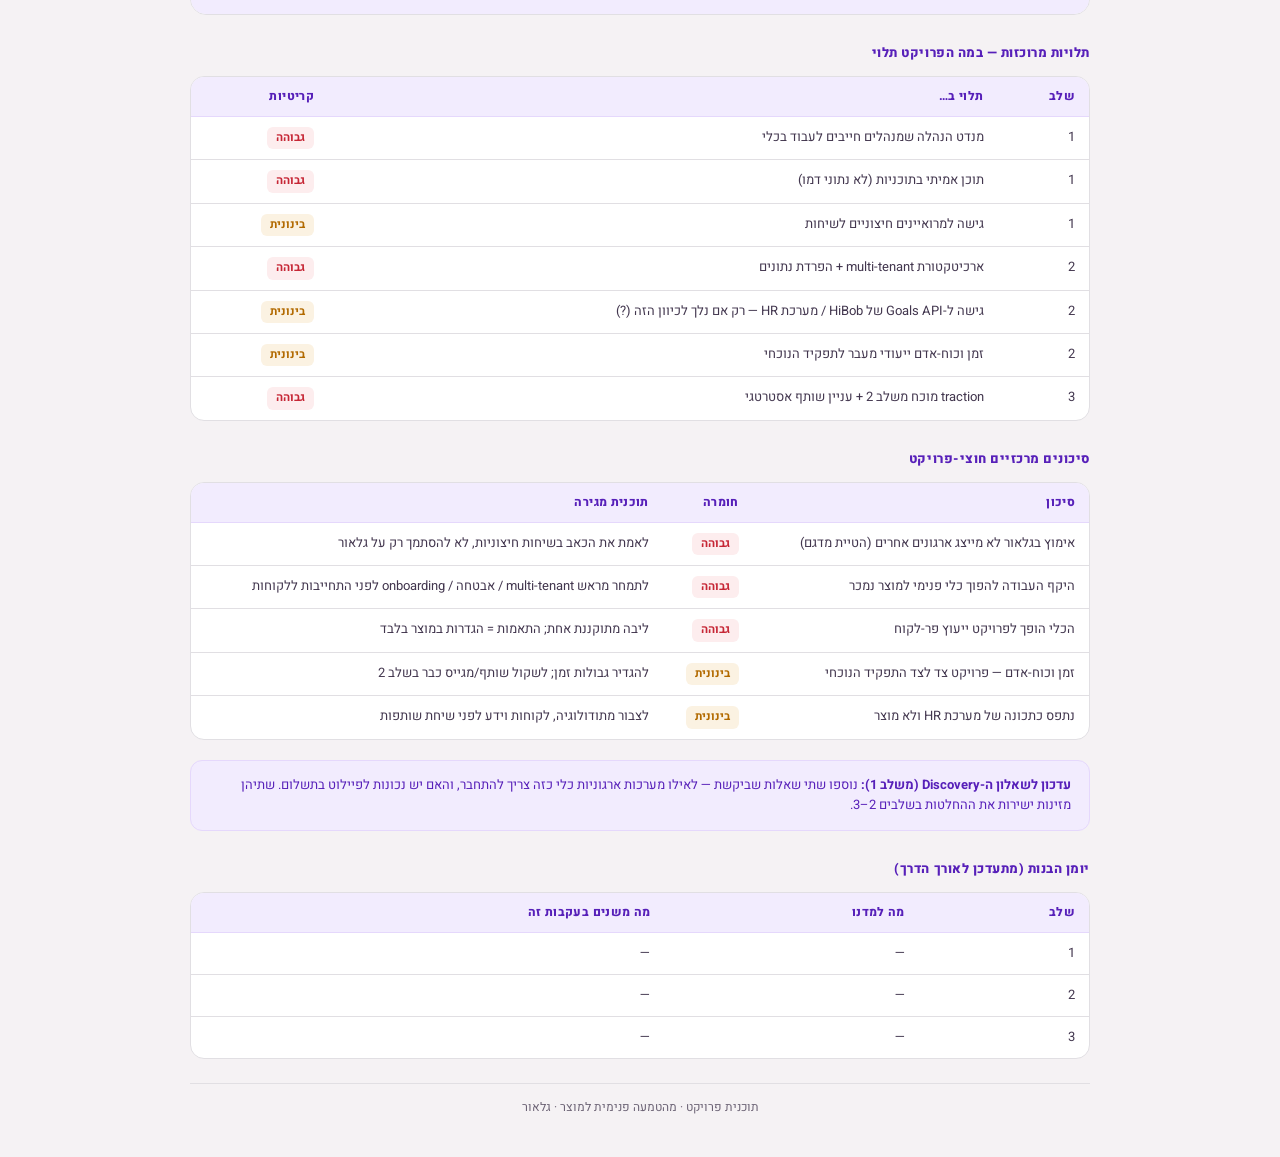
<file: plan.html>
<!doctype html>
<html dir="rtl" lang="he">
<head>
<meta charset="utf-8" />
<meta name="viewport" content="width=device-width, initial-scale=1" />
<title>תוכנית פרויקט — מהטמעה פנימית למוצר</title>
<link rel="stylesheet" href="heebo.css" />
<style>
:root{
  --brand:#6F28F0;--brand-deep:#5720B9;--b25:#F2ECFE;--b50:#E5D8FC;
  --ink:#180926;--body:#42364E;--muted:#6C6375;--bg:#F5F2F4;--fg:#fff;--border:#E1DFE3;
  --ok:#1E8E3F;--ok25:#EBF9EE;--warn:#B26A00;--warn25:#FBF2E2;--danger:#C62736;--danger25:#FDEDEE;
}
*{box-sizing:border-box;}
body{margin:0;background:var(--bg);color:var(--ink);font-family:'Heebo','Segoe UI',system-ui,Arial,sans-serif;line-height:1.6;-webkit-font-smoothing:antialiased;padding:clamp(20px,4vw,40px) clamp(16px,4vw,32px);}
.wrap{max-width:900px;margin:0 auto;}
svg{fill:none;stroke:currentColor;stroke-width:1.6;stroke-linecap:round;stroke-linejoin:round;}
a.back{display:inline-block;margin-bottom:14px;color:var(--brand-deep);text-decoration:none;font-weight:700;font-size:13px;}

/* sticky in-page nav */
.pnav{position:sticky;top:0;z-index:20;background:rgba(245,242,244,.9);backdrop-filter:blur(8px);border:1px solid var(--border);border-radius:12px;padding:8px;margin-bottom:22px;display:flex;flex-wrap:wrap;gap:6px;}
.pnav a{flex:1;min-width:88px;text-align:center;text-decoration:none;font-size:12.5px;font-weight:700;color:var(--brand-deep);background:var(--fg);border:1px solid var(--border);border-radius:8px;padding:8px 10px;transition:background .15s,color .15s;}
.pnav a:hover{background:var(--b25);}
.pnav a.top{color:var(--muted);}
.stage,.sec-title{scroll-margin-top:70px;}

.hero{background:linear-gradient(120deg,#5720B9,#6F28F0);color:#fff;border-radius:18px;padding:30px 32px;position:relative;overflow:hidden;margin-bottom:22px;}
.hero::after{content:"";position:absolute;inset:0;background:radial-gradient(120% 140% at 88% -20%,rgba(255,255,255,.16),transparent 55%);}
.hero .eyebrow{font-size:11px;font-weight:700;letter-spacing:.14em;text-transform:uppercase;color:#E5D8FC;position:relative;}
.hero h1{margin:6px 0 8px;font-size:clamp(22px,4vw,30px);font-weight:800;position:relative;}
.hero p{margin:0;font-size:14px;color:#F2ECFE;position:relative;max-width:60ch;}

.principles{display:grid;grid-template-columns:1fr 1fr;gap:14px;margin-bottom:26px;}
.principle{background:var(--fg);border:1px solid var(--border);border-inline-start:4px solid var(--brand);border-radius:12px;padding:14px 16px;}
.principle h3{margin:0 0 6px;font-size:14px;font-weight:800;color:var(--brand-deep);display:flex;gap:8px;align-items:center;}
.principle h3 svg{width:18px;height:18px;}
.principle p{margin:0;font-size:13px;color:var(--body);}

.sec-title{font-size:13px;font-weight:800;letter-spacing:.04em;text-transform:uppercase;color:var(--brand-deep);margin:28px 0 12px;}

/* stage timeline */
.stage{position:relative;background:var(--fg);border:1px solid var(--border);border-radius:16px;padding:0;margin-bottom:20px;overflow:hidden;}
.stage-head{display:flex;align-items:flex-start;gap:14px;padding:18px 22px;background:var(--b25);border-bottom:1px solid var(--b50);}
.stage-num{flex:none;width:40px;height:40px;border-radius:11px;background:var(--brand);color:#fff;display:grid;place-items:center;font-weight:800;font-size:18px;}
.stage-head .h{flex:1;}
.stage-head h2{margin:0 0 3px;font-size:18px;font-weight:800;color:var(--ink);}
.stage-head .sub{margin:0;font-size:12.5px;color:var(--brand-deep);font-weight:600;}
.gate{flex:none;align-self:center;background:var(--fg);border:1px solid var(--b50);border-radius:999px;padding:5px 12px;font-size:11.5px;font-weight:700;color:var(--brand-deep);max-width:230px;text-align:center;}

.stage-gate{display:flex;align-items:center;gap:10px;background:var(--b25);border-top:1px solid var(--b50);padding:13px 22px;font-size:13px;font-weight:700;color:var(--brand-deep);}
.stage-gate svg{width:18px;height:18px;flex:none;}
.stage-body{padding:18px 22px;display:grid;grid-template-columns:1fr 1fr;gap:18px;}
.block{}
.block.full{grid-column:1 / -1;}
.block h4{margin:0 0 8px;font-size:12px;font-weight:800;letter-spacing:.03em;text-transform:uppercase;color:var(--muted);display:flex;align-items:center;gap:7px;}
.block h4 svg{width:15px;height:15px;color:var(--brand);}
.block ul{margin:0;padding-inline-start:18px;font-size:13px;color:var(--body);line-height:1.7;}
.block li{margin:3px 0;}

.tags{display:flex;flex-wrap:wrap;gap:7px;}
.tag{display:inline-flex;align-items:center;gap:6px;border-radius:8px;padding:5px 11px;font-size:12px;font-weight:700;border:1px solid;}
.tag svg{width:13px;height:13px;}
.tag.milestone{background:var(--ok25);border-color:var(--ok);color:var(--ok);}
.tag.deliver{background:var(--b25);border-color:var(--b50);color:var(--brand-deep);}
.tag.risk{background:var(--danger25);border-color:var(--danger);color:var(--danger);}
.tag.dep{background:var(--warn25);border-color:var(--warn);color:var(--warn);}

/* cross-cutting tables */
.matrix{background:var(--fg);border:1px solid var(--border);border-radius:14px;overflow:hidden;margin-bottom:20px;}
table{width:100%;border-collapse:collapse;font-size:13px;}
thead th{background:var(--b25);color:var(--brand-deep);text-align:right;font-weight:800;padding:10px 14px;font-size:12px;letter-spacing:.03em;text-transform:uppercase;border-bottom:1px solid var(--b50);}
tbody td{padding:10px 14px;border-bottom:1px solid var(--border);color:var(--body);vertical-align:top;}
tbody tr:last-child td{border-bottom:none;}
td .sev{display:inline-block;border-radius:6px;padding:2px 9px;font-size:11.5px;font-weight:700;}
.sev.hi{background:var(--danger25);color:var(--danger);}
.sev.md{background:var(--warn25);color:var(--warn);}

.note{background:var(--b25);border:1px solid var(--b50);border-radius:12px;padding:14px 18px;font-size:13px;color:var(--brand-deep);margin-bottom:20px;}
.note b{color:var(--brand-deep);}

.foot{margin-top:24px;padding-top:14px;border-top:1px solid var(--border);color:var(--muted);font-size:12px;text-align:center;}

/* timeline overview */
.timeline{background:var(--fg);border:1px solid var(--border);border-radius:16px;padding:20px 22px;margin-bottom:20px;}
.tl-track{display:grid;grid-template-columns:repeat(3,1fr);gap:10px;}
.tl-seg{border-radius:12px;padding:14px 16px;color:#fff;position:relative;}
.tl-seg.s1{background:linear-gradient(120deg,#7B3BF2,#6F28F0);}
.tl-seg.s2{background:linear-gradient(120deg,#6023C6,#5720B9);}
.tl-seg.s3{background:linear-gradient(120deg,#4A1C99,#3C1580);}
.tl-seg .dur{font-size:11px;font-weight:700;letter-spacing:.1em;text-transform:uppercase;color:#E5D8FC;}
.tl-seg h4{margin:4px 0 2px;font-size:15px;font-weight:800;}
.tl-seg p{margin:0;font-size:12px;color:#F2ECFE;}
.tl-total{margin-top:12px;font-size:12.5px;color:var(--muted);text-align:center;}
.tl-total b{color:var(--brand-deep);}

/* duration chip in stage head */
.dur-chip{flex:none;align-self:center;display:inline-flex;align-items:center;gap:6px;background:var(--fg);border:1px solid var(--b50);border-radius:999px;padding:5px 12px;font-size:12px;font-weight:800;color:var(--brand-deep);}
.dur-chip svg{width:14px;height:14px;}

/* KPI block */
.kpi{background:var(--ok25);border:1px solid var(--ok);border-radius:10px;padding:12px 14px;}
.kpi h4{color:var(--ok);}
.kpi h4 svg{color:var(--ok);}
.kpi ul{margin:0;padding-inline-start:18px;font-size:13px;color:var(--body);line-height:1.7;}
.kpi b{color:var(--ok);font-variant-numeric:tabular-nums;}

/* per-stage mini risk table + dependency list */
.mini-tbl{width:100%;border-collapse:collapse;font-size:12.5px;}
.mini-tbl th{text-align:right;font-size:10.5px;font-weight:800;color:var(--muted);padding:5px 8px;border-bottom:1px solid var(--border);text-transform:uppercase;letter-spacing:.03em;}
.mini-tbl td{padding:7px 8px;border-bottom:1px solid var(--border);color:var(--body);vertical-align:top;}
.mini-tbl tr:last-child td{border-bottom:none;}
.lvl{display:inline-block;border-radius:6px;padding:1px 9px;font-size:11px;font-weight:700;white-space:nowrap;}
.lvl.hi{background:var(--danger25);color:var(--danger);}
.lvl.md{background:var(--warn25);color:var(--warn);}
.lvl.lo{background:var(--ok25);color:var(--ok);}

@media(max-width:640px){
  .tl-track{grid-template-columns:1fr;}
  .principles{grid-template-columns:1fr;}
  .stage-body{grid-template-columns:1fr;}
  .stage-head{flex-wrap:wrap;}
  .gate{max-width:none;}
}
@media print{body{background:#fff;padding:0;}a.back{display:none;}.stage,.matrix,.principle{break-inside:avoid;}}
</style>
</head>
<body>
<div class="wrap">
<a class="back" href="index.html">→ חזרה לכל המסמכים</a>

<div class="hero">
  <div class="eyebrow">תוכנית פרויקט</div>
  <h1>מהטמעה פנימית למוצר</h1>
  <p>שלושה שלבים — כל מעבר מותנה בהוכחה. הדגש: איסוף מידע רלוונטי, תוצרים ברורים והבנות שמצטברות בכל שלב, כדי להחליט על בסיס עובדות ולא הנחות.</p>
</div>

<!-- in-page navigation -->
<nav class="pnav" aria-label="ניווט בתוכנית">
  <a href="#stage1">שלב 1</a>
  <a href="#stage2">שלב 2</a>
  <a href="#stage3">שלב 3</a>
  <a href="#deps">תלויות</a>
  <a href="#risks">סיכונים</a>
  <a href="#learnings">יומן הבנות</a>
</nav>

<!-- guiding principles = the two concerns -->
<div class="principles">
  <div class="principle">
    <h3><svg viewBox="0 0 24 24"><path d="M16 11a4 4 0 1 0-8 0"/><path d="M12 3v2"/><path d="M4 21a8 8 0 0 1 16 0"/></svg>לפצח אימוץ ע״י מנהלים</h3>
    <p>ההצלחה נמדדת בשימוש שוטף ובישיבות הנהלה — לא בהתקנה. אימוץ הוא היעד המרכזי בכל שלב, לא תוצר לוואי.</p>
  </div>
  <div class="principle">
    <h3><svg viewBox="0 0 24 24"><rect x="3" y="4" width="18" height="16" rx="2"/><path d="M3 9h18"/><path d="M8 4v16"/></svg>מוצר, לא פרויקט ייעוץ</h3>
    <p>לשמור על ליבה אחת מתוקננת. התאמות ללקוח = הגדרות בתוך המוצר, לא פיתוח ייעודי לכל לקוח. אחרת זה לא ניתן לשכפול ולא נמכר.</p>
  </div>
</div>

<div class="sec-title">שלושת השלבים</div>

<!-- STAGE 1 -->
<div class="stage" id="stage1">
  <div class="stage-head">
    <div class="stage-num">1</div>
    <div class="h">
      <h2>הטמעה בגלאור + בדיקה אם יש שוק</h2>
      <p class="sub">הוכחת ערך פנימית — מודדים שימוש אמיתי, ובמקביל בודקים אם ארגונים אחרים צריכים את זה</p>
    </div>
  </div>
  <div class="stage-body">

    <div class="block">
      <h4><svg viewBox="0 0 24 24"><path d="M9 11l3 3L22 4"/><path d="M21 12v7a2 2 0 0 1-2 2H5a2 2 0 0 1-2-2V5a2 2 0 0 1 2-2h11"/></svg>משימות השלב</h4>
      <ul>
        <li>הטמעה מלאה של הכלי בכל מחלקות גלאור.</li>
        <li>הכנסת הכלי לשגרת ישיבת ההנהלה (דף מצב וכיוון כמקור-אמת).</li>
        <li>סדנת מנהלים + דף עזר להטמעה.</li>
        <li>שליחת שאלון ה-Discovery במקביל (10+ שיחות).</li>
        <li>העמקה למתעניינים: הצגת קובץ תוכניות עבודה אמיתי + מצגות הנהלה.</li>
      </ul>
    </div>

    <div class="block">
      <h4><svg viewBox="0 0 24 24"><path d="M3 3v18h18"/><path d="M7 14l4-4 3 3 5-6"/></svg>איסוף מידע (מה מודדים)</h4>
      <ul>
        <li>% מנהלים שמעדכנים שוטף (מדד אימוץ #1).</li>
        <li>כמה החלטות בישיבה נשענו על הכלי.</li>
        <li>מהשאלון: <b>לאילו מערכות ארגוניות</b> כלי כזה צריך להתחבר.</li>
        <li>מהשאלון: <b>האם יסכימו לפיילוט בתשלום</b>.</li>
        <li>עוצמת הכאב + נכונות לשלם (כלל 7/10).</li>
      </ul>
    </div>

    <div class="block full">
      <h4><svg viewBox="0 0 24 24"><path d="M4 4h16v4H4z"/><path d="M4 12h16"/><path d="M4 16h10"/><path d="M4 20h7"/></svg>תוצרים ואבני דרך</h4>
      <div class="tags">
        <span class="tag deliver">תוצר · דוח שימוש רבעוני בגלאור</span>
        <span class="tag deliver">תוצר · סיכום 10 שיחות Discovery</span>
        <span class="tag deliver">תוצר · רשימת אינטגרציות נדרשות</span>
        <span class="tag milestone">אבן דרך · ישיבת הנהלה מתנהלת מהכלי</span>
        <span class="tag milestone">אבן דרך · 7/10 כאב מאומת</span>
      </div>
    </div>

    <div class="block full kpi">
      <h4><svg viewBox="0 0 24 24"><path d="M3 3v18h18"/><path d="M7 14l3-3 3 3 4-5"/></svg>מדדי הצלחה לשער המעבר</h4>
      <ul>
        <li><b>≥80%</b> מהמנהלים מעדכנים סטטוס שוטף כל שבוע.</li>
        <li><b>≥70%</b> מהחלטות ההנהלה נשענות על מידע מהמערכת.</li>
        <li><b>10+</b> שיחות Discovery הושלמו, מתוכן <b>7/10</b> עם כאב מאומת.</li>
      </ul>
    </div>

    <div class="block full">
      <h4><svg viewBox="0 0 24 24"><path d="M6 3v6a6 6 0 0 0 12 0V3"/><path d="M6 21v-2a6 6 0 0 1 12 0v2"/></svg>תלויות</h4>
      <ul>
        <li>מנדט הנהלה שמנהלים חייבים לעבוד בכלי.</li>
        <li>תוכן אמיתי בתוכניות (לא נתוני דמו).</li>
        <li>גישה למרואיינים חיצוניים לשיחות.</li>
      </ul>
    </div>

    <div class="block full">
      <h4><svg viewBox="0 0 24 24"><path d="M12 9v4"/><path d="M12 17h.01"/><path d="M10.3 3.9 1.8 18a2 2 0 0 0 1.7 3h16.9a2 2 0 0 0 1.7-3L13.7 3.9a2 2 0 0 0-3.4 0Z"/></svg>סיכונים</h4>
      <table class="mini-tbl">
        <thead><tr><th>סיכון</th><th>רמה</th><th>תוכנית מגירה</th></tr></thead>
        <tbody>
          <tr><td>אימוץ בגלאור לא מייצג — משתמשים כי סיון בנתה ויש דחיפה פנימית</td><td><span class="lvl hi">גבוהה</span></td><td>לאמת את הכאב בשיחות חיצוניות; לא להחליט על סמך גלאור בלבד</td></tr>
          <tr><td>הכאב ייחודי לגלאור ולא קיים אצל אחרים</td><td><span class="lvl hi">גבוהה</span></td><td>אם השיחות מראות שאין כאב — לעצור ולא להשקיע בהמשך</td></tr>
        </tbody>
      </table>
    </div>

  </div>
  <div class="stage-gate">
    <svg viewBox="0 0 24 24"><path d="M5 12h14"/><path d="M13 6l6 6-6 6"/></svg>
    שער מעבר לשלב 2: ההנהלה משתמשת שוטף + 7/10 שיחות מצביעות על כאב אמיתי גם מחוץ לגלאור
  </div>
</div>

<!-- STAGE 2 -->
<div class="stage" id="stage2">
  <div class="stage-head">
    <div class="stage-num">2</div>
    <div class="h">
      <h2>פיילוטים בתשלום + חיבור למערכת HR</h2>
      <p class="sub">3–5 ארגונים בארץ · המבחן: הנהלה משנה תהליכי עבודה, מאמצת ומשלמת</p>
    </div>
  </div>
  <div class="stage-body">

    <div class="block">
      <h4><svg viewBox="0 0 24 24"><path d="M9 11l3 3L22 4"/><path d="M21 12v7a2 2 0 0 1-2 2H5a2 2 0 0 1-2-2V5a2 2 0 0 1 2-2h11"/></svg>משימות השלב</h4>
      <ul>
        <li>הגדרת גרסת מוצר לפיילוט (multi-tenant בסיסי, onboarding).</li>
        <li>בדיקת היתכנות חיבור למערכת HR (Goals API) — <b>לא מימוש מלא</b>; המימוש רק כשלקוח משלם צריך אותו.</li>
        <li>גיוס 3–5 ארגונים לפיילוט בתשלום.</li>
        <li>ליווי ומדידה של כל פיילוט לאורך רבעון.</li>
        <li>מיפוי ערוצי הגעה ללקוחות — איפה נמצאים הקונים ואיך מגיעים אליהם (יועצים ארגוניים, מנהלי HR, מנהלי תפעול, כנסים, המלצות).</li>
      </ul>
    </div>

    <div class="block">
      <h4><svg viewBox="0 0 24 24"><path d="M3 3v18h18"/><path d="M7 14l4-4 3 3 5-6"/></svg>איסוף מידע (מה מודדים)</h4>
      <ul>
        <li>שיעור המרה מפיילוט ללקוח משלם (כמה מהמתחילים ממשיכים לשלם).</li>
        <li>האם ההנהלה בכל פיילוט <b>שינתה תהליך עבודה</b> בפועל.</li>
        <li>אילו אינטגרציות התבקשו בפועל (מול ההנחות משלב 1).</li>
        <li>ניתוח תחרות מורחב — כולל <b>Excel / מצגות</b> כמתחרה האמיתי.</li>
        <li>איזה ערוץ הגעה הביא את הלקוחות האיכותיים.</li>
      </ul>
    </div>

    <div class="block full">
      <h4><svg viewBox="0 0 24 24"><path d="M4 4h16v4H4z"/><path d="M4 12h16"/><path d="M4 16h10"/><path d="M4 20h7"/></svg>תוצרים ואבני דרך</h4>
      <div class="tags">
        <span class="tag deliver">תוצר · גרסת מוצר לפיילוט</span>
        <span class="tag deliver">תוצר · אינטגרציית HR חיה</span>
        <span class="tag deliver">תוצר · ניתוח תחרות מורחב</span>
        <span class="tag deliver">תוצר · Case study מלקוח</span>
        <span class="tag milestone">אבן דרך · לקוח משלם ראשון</span>
        <span class="tag milestone">אבן דרך · 3+ פיילוטים פעילים</span>
      </div>
    </div>

    <div class="block full kpi">
      <h4><svg viewBox="0 0 24 24"><path d="M3 3v18h18"/><path d="M7 14l3-3 3 3 4-5"/></svg>מדדי הצלחה לשער המעבר</h4>
      <ul>
        <li><b>3–5</b> ארגונים בפיילוט בתשלום.</li>
        <li><b>≥2</b> לקוחות ממירים לתשלום מלא ונשארים <b>רבעון+</b>.</li>
        <li><b>≥1</b> אינטגרציית HR חיה בפרודקשן.</li>
        <li><b>≥50%</b> מהפיילוטים — ההנהלה שינתה תהליך עבודה בפועל.</li>
      </ul>
    </div>

    <div class="block full">
      <h4><svg viewBox="0 0 24 24"><path d="M6 3v6a6 6 0 0 0 12 0V3"/><path d="M6 21v-2a6 6 0 0 1 12 0v2"/></svg>תלויות</h4>
      <ul>
        <li>ארכיטקטורת multi-tenant + הפרדת נתונים (הכלי היום חד-ארגוני).</li>
        <li>גישה ל-Goals API של HiBob / מערכת HR — <b>רק אם נלך לכיוון הזה (?)</b>.</li>
        <li>זמן וכוח-אדם ייעודי מעבר לתפקיד הנוכחי.</li>
      </ul>
    </div>

    <div class="block full">
      <h4><svg viewBox="0 0 24 24"><path d="M12 9v4"/><path d="M12 17h.01"/><path d="M10.3 3.9 1.8 18a2 2 0 0 0 1.7 3h16.9a2 2 0 0 0 1.7-3L13.7 3.9a2 2 0 0 0-3.4 0Z"/></svg>סיכונים</h4>
      <table class="mini-tbl">
        <thead><tr><th>סיכון</th><th>רמה</th><th>תוכנית מגירה</th></tr></thead>
        <tbody>
          <tr><td>הפיכת כלי פנימי למוצר נמכר יקרה ומורכבת מהצפוי</td><td><span class="lvl hi">גבוהה</span></td><td>להתחיל מ-MVP רזה; לתמחר מראש ולא לבנות הכל מראש</td></tr>
          <tr><td>הכלי גולש להתאמות פר-לקוח (פרויקט ייעוץ)</td><td><span class="lvl hi">גבוהה</span></td><td>ליבה אחת מתוקננת; התאמות = הגדרות בלבד; לסרב לפיתוח ייעודי</td></tr>
          <tr><td>מתחרה חינמי (Excel) או קיים (Monday) — עלות מעבר נמוכה</td><td><span class="lvl md">בינונית</span></td><td>לבדל במתודולוגיה, בחסמים ובעברית — לא בפיצ׳רים</td></tr>
        </tbody>
      </table>
    </div>

  </div>
  <div class="stage-gate">
    <svg viewBox="0 0 24 24"><path d="M5 12h14"/><path d="M13 6l6 6-6 6"/></svg>
    שער מעבר לשלב 3: יש לקוחות משלמים, מתודולוגיה שחזרה על עצמה, ואינטגרציית HR חיה
  </div>
</div>

<!-- STAGE 3 -->
<div class="stage" id="stage3">
  <div class="stage-head">
    <div class="stage-num">3</div>
    <div class="h">
      <h2>השקעה / שותפות</h2>
      <p class="sub">להעלות ערך לפני שיחה עם משקיע/שותף — כדי שיראו מוצר, לא תכונה</p>
    </div>
  </div>
  <div class="stage-body">

    <div class="block">
      <h4><svg viewBox="0 0 24 24"><path d="M9 11l3 3L22 4"/><path d="M21 12v7a2 2 0 0 1-2 2H5a2 2 0 0 1-2-2V5a2 2 0 0 1 2-2h11"/></svg>משימות השלב</h4>
      <ul>
        <li>ריכוז הנכסים שמעלים ערך לחבילה אחת שקשה לשכפל: לקוחות משלמים, מתודולוגיה מוכחת, ידע, אינטגרציות ויכולת מכירה.</li>
        <li>בניית תיק שווי — מסמך שמראה למשקיע את ההוכחות במספרים (לקוחות, הכנסה, שימור, צמיחה) משלבים 1–2.</li>
        <li>פנייה ממוקדת לשותף/משקיע (HiBob / Monday / אחר).</li>
        <li>משא ומתן על מודל: רכישה / השקעה / שת״פ מסחרי.</li>
      </ul>
    </div>

    <div class="block">
      <h4><svg viewBox="0 0 24 24"><path d="M3 3v18h18"/><path d="M7 14l4-4 3 3 5-6"/></svg>מה מוכיחים לשותף</h4>
      <ul>
        <li>ARR / לקוחות משלמים ושימור.</li>
        <li>מתודולוגיה שחוזרת על עצמה בין ארגונים.</li>
        <li>אינטגרציות חיות ועומק דאטה.</li>
        <li>למה זה <b>מוצר</b> ולא פיצ׳ר בתוך מערכת HR.</li>
      </ul>
    </div>

    <div class="block full">
      <h4><svg viewBox="0 0 24 24"><path d="M4 4h16v4H4z"/><path d="M4 12h16"/><path d="M4 16h10"/><path d="M4 20h7"/></svg>תוצרים ואבני דרך</h4>
      <div class="tags">
        <span class="tag deliver">תוצר · תיק שווי / Data room</span>
        <span class="tag deliver">תוצר · הצעת שת״פ ל-HiBob</span>
        <span class="tag milestone">אבן דרך · פגישת שותף/משקיע</span>
        <span class="tag milestone">אבן דרך · Term sheet</span>
      </div>
    </div>

    <div class="block full kpi">
      <h4><svg viewBox="0 0 24 24"><path d="M3 3v18h18"/><path d="M7 14l3-3 3 3 4-5"/></svg>מדדי מוכנוּת לשותפות</h4>
      <ul>
        <li><b>ARR</b> ושימור לקוחות מוכחים לאורך זמן.</li>
        <li>מתודולוגיה שחזרה בהצלחה על עצמה ב-<b>3+</b> ארגונים.</li>
        <li>נכסים מוחשיים: אינטגרציות, דאטה, ידע ויכולת מכירה.</li>
      </ul>
    </div>

    <div class="block full">
      <h4><svg viewBox="0 0 24 24"><path d="M6 3v6a6 6 0 0 0 12 0V3"/><path d="M6 21v-2a6 6 0 0 1 12 0v2"/></svg>תלויות</h4>
      <ul>
        <li>traction מוכח משלב 2 (לקוחות משלמים + שימור).</li>
        <li>עניין אסטרטגי של שותף (HiBob / Monday פעילים ברכישות).</li>
      </ul>
    </div>

    <div class="block full">
      <h4><svg viewBox="0 0 24 24"><path d="M12 9v4"/><path d="M12 17h.01"/><path d="M10.3 3.9 1.8 18a2 2 0 0 0 1.7 3h16.9a2 2 0 0 0 1.7-3L13.7 3.9a2 2 0 0 0-3.4 0Z"/></svg>סיכונים</h4>
      <table class="mini-tbl">
        <thead><tr><th>סיכון</th><th>רמה</th><th>תוכנית מגירה</th></tr></thead>
        <tbody>
          <tr><td>שותף בונה בעצמו במקום לרכוש</td><td><span class="lvl hi">גבוהה</span></td><td>להגיע עם מתודולוגיה, לקוחות וידע שקשה לשכפל במהירות</td></tr>
          <tr><td>תלות-יתר בשותף / לקוח יחיד</td><td><span class="lvl md">בינונית</span></td><td>לנהל כמה לקוחות ושותפים פוטנציאליים במקביל</td></tr>
          <tr><td>חלון ההזדמנות נסגר אם מתחרה תופס את החלל</td><td><span class="lvl md">בינונית</span></td><td>לזוז מהר בשלב 2 ולא להתמהמה בהחלטות</td></tr>
        </tbody>
      </table>
    </div>

  </div>
  <div class="stage-gate">
    <svg viewBox="0 0 24 24"><circle cx="12" cy="12" r="9"/><path d="M9 12l2 2 4-4"/></svg>
    יעד השלב: עסקה שמעריכה מוצר עם לקוחות, מתודולוגיה וידע — לא תכונה
  </div>
</div>

<!-- cross-cutting risks -->
<div class="sec-title" id="deps">תלויות מרוכזות — במה הפרויקט תלוי</div>
<div class="matrix">
  <table>
    <thead><tr><th>שלב</th><th>תלוי ב…</th><th>קריטיות</th></tr></thead>
    <tbody>
      <tr><td>1</td><td>מנדט הנהלה שמנהלים חייבים לעבוד בכלי</td><td><span class="sev hi">גבוהה</span></td></tr>
      <tr><td>1</td><td>תוכן אמיתי בתוכניות (לא נתוני דמו)</td><td><span class="sev hi">גבוהה</span></td></tr>
      <tr><td>1</td><td>גישה למרואיינים חיצוניים לשיחות</td><td><span class="sev md">בינונית</span></td></tr>
      <tr><td>2</td><td>ארכיטקטורת multi-tenant + הפרדת נתונים</td><td><span class="sev hi">גבוהה</span></td></tr>
      <tr><td>2</td><td>גישה ל-Goals API של HiBob / מערכת HR — רק אם נלך לכיוון הזה (?)</td><td><span class="sev md">בינונית</span></td></tr>
      <tr><td>2</td><td>זמן וכוח-אדם ייעודי מעבר לתפקיד הנוכחי</td><td><span class="sev md">בינונית</span></td></tr>
      <tr><td>3</td><td>traction מוכח משלב 2 + עניין שותף אסטרטגי</td><td><span class="sev hi">גבוהה</span></td></tr>
    </tbody>
  </table>
</div>

<div class="sec-title" id="risks">סיכונים מרכזיים חוצי-פרויקט</div>
<div class="matrix">
  <table>
    <thead><tr><th>סיכון</th><th>חומרה</th><th>תוכנית מגירה</th></tr></thead>
    <tbody>
      <tr><td>אימוץ בגלאור לא מייצג ארגונים אחרים (הטיית מדגם)</td><td><span class="sev hi">גבוהה</span></td><td>לאמת את הכאב בשיחות חיצוניות, לא להסתמך רק על גלאור</td></tr>
      <tr><td>היקף העבודה להפוך כלי פנימי למוצר נמכר</td><td><span class="sev hi">גבוהה</span></td><td>לתמחר מראש multi-tenant / אבטחה / onboarding לפני התחייבות ללקוחות</td></tr>
      <tr><td>הכלי הופך לפרויקט ייעוץ פר-לקוח</td><td><span class="sev hi">גבוהה</span></td><td>ליבה מתוקננת אחת; התאמות = הגדרות במוצר בלבד</td></tr>
      <tr><td>זמן וכוח-אדם — פרויקט צד לצד התפקיד הנוכחי</td><td><span class="sev md">בינונית</span></td><td>להגדיר גבולות זמן; לשקול שותף/מגייס כבר בשלב 2</td></tr>
      <tr><td>נתפס כתכונה של מערכת HR ולא מוצר</td><td><span class="sev md">בינונית</span></td><td>לצבור מתודולוגיה, לקוחות וידע לפני שיחת שותפות</td></tr>
    </tbody>
  </table>
</div>

<!-- questionnaire additions -->
<div class="note">
  <b>עדכון לשאלון ה-Discovery (משלב 1):</b> נוספו שתי שאלות שביקשת — לאילו מערכות ארגוניות כלי כזה צריך להתחבר, והאם יש נכונות לפיילוט בתשלום. שתיהן מזינות ישירות את ההחלטות בשלבים 2–3.
</div>

<!-- learnings log -->
<div class="sec-title" id="learnings">יומן הבנות (מתעדכן לאורך הדרך)</div>
<div class="matrix">
  <table>
    <thead><tr><th>שלב</th><th>מה למדנו</th><th>מה משנים בעקבות זה</th></tr></thead>
    <tbody>
      <tr><td>1</td><td>—</td><td>—</td></tr>
      <tr><td>2</td><td>—</td><td>—</td></tr>
      <tr><td>3</td><td>—</td><td>—</td></tr>
    </tbody>
  </table>
</div>

<div class="foot">תוכנית פרויקט · מהטמעה פנימית למוצר · גלאור</div>

</div>
</body>
</html>
</file>
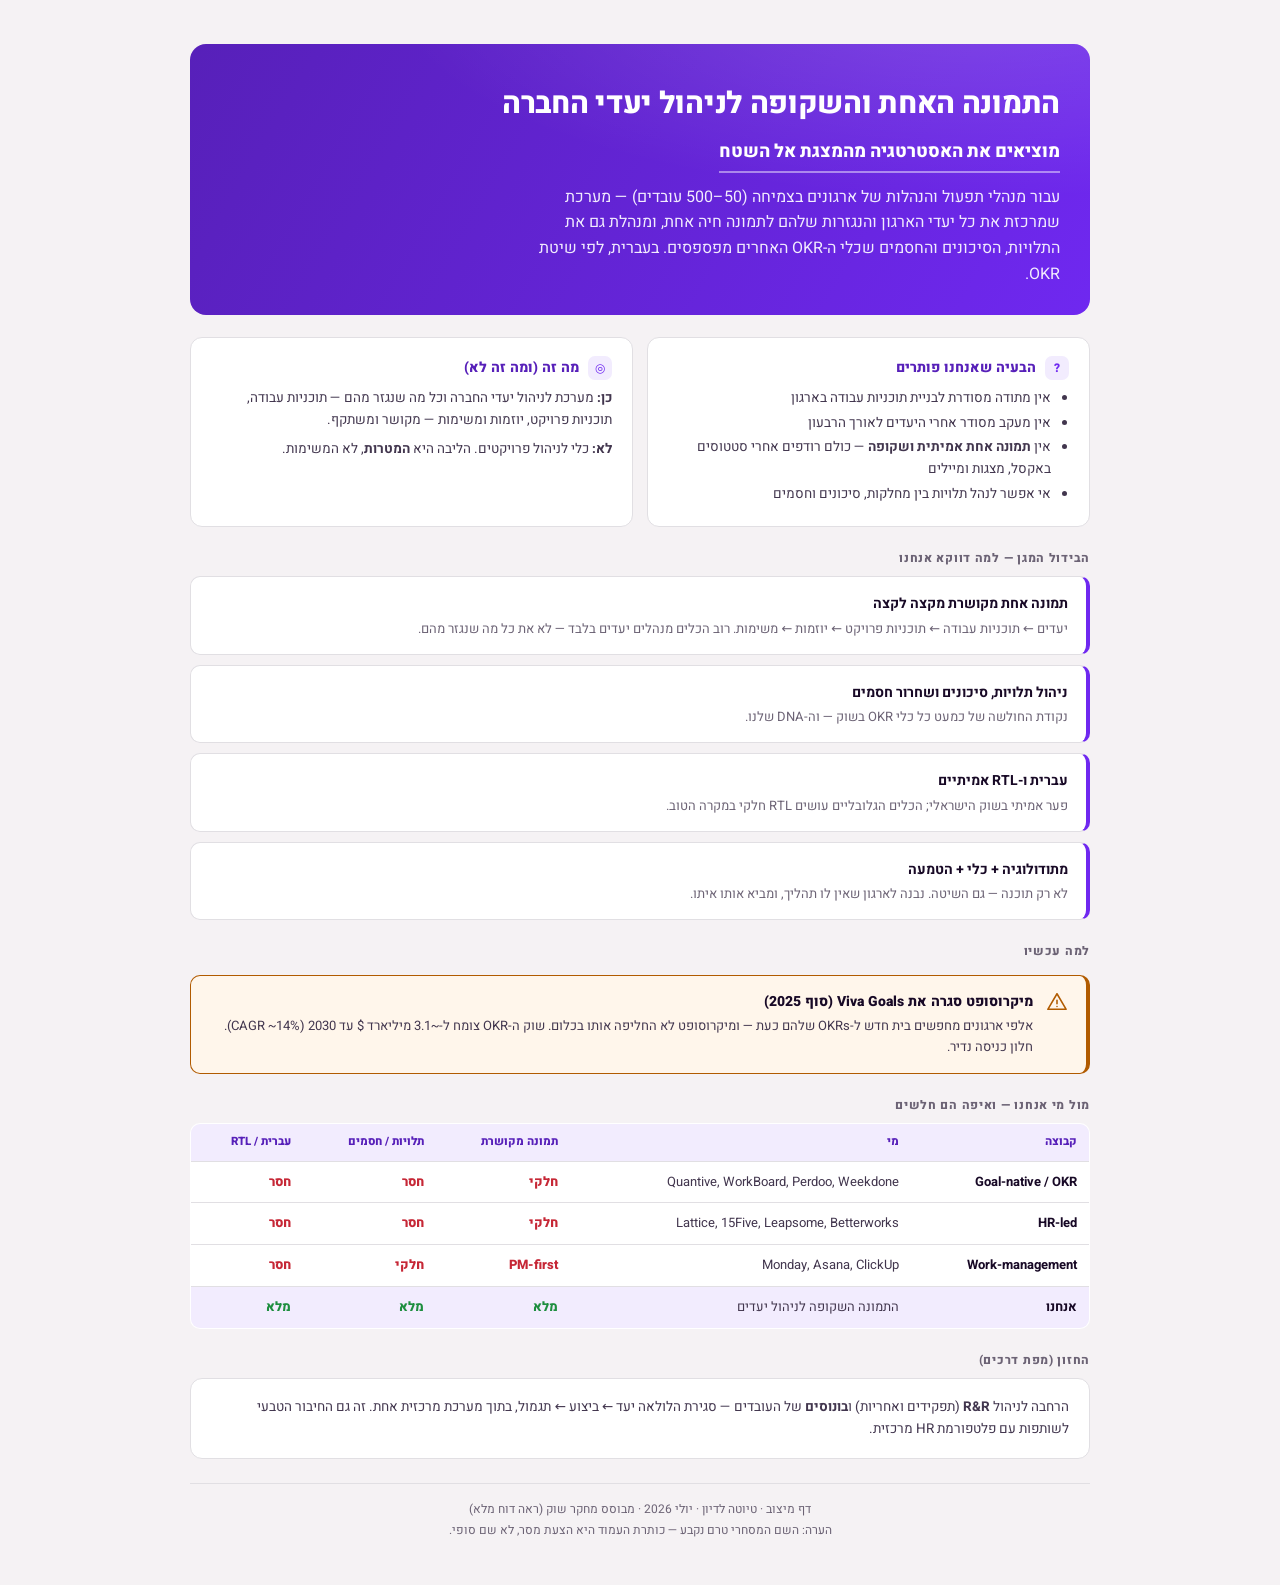
<file: positioning.html>
<!doctype html>
<html dir="rtl" lang="he">
<head><meta charset="utf-8"/><meta name="viewport" content="width=device-width, initial-scale=1"/>
<title>דף מיצוב — ניהול יעדי החברה</title>
<style>html,body{margin:0;padding:0;background:#F5F2F4;}</style>
</head>
<body>
<div dir="rtl" class="pos">
<style>
@font-face{font-family:'Heebo';font-style:normal;font-weight:400;font-display:swap;src:url([data-uri]) format('truetype');}
@font-face{font-family:'Heebo';font-style:normal;font-weight:600;font-display:swap;src:url([data-uri]) format('truetype');}
@font-face{font-family:'Heebo';font-style:normal;font-weight:700;font-display:swap;src:url([data-uri]) format('truetype');}
@font-face{font-family:'Heebo';font-style:normal;font-weight:800;font-display:swap;src:url([data-uri]) format('truetype');}
.pos{--brand:#6F28F0;--brand-deep:#5720B9;--b25:#F2ECFE;--b50:#E5D8FC;--ink:#180926;--body:#42364E;
  --muted:#6C6375;--bg:#F5F2F4;--fg:#FFFFFF;--border:#E1DFE3;--ok:#1E8E3F;--ok25:#EBF9EE;
  --warn:#B15B00;--warn25:#FFF6EB;--danger:#C62736;
  --font:'Heebo','Segoe UI',system-ui,Arial,sans-serif;
  font-family:var(--font);background:var(--bg);color:var(--ink);line-height:1.6;
  -webkit-font-smoothing:antialiased;padding:clamp(20px,4vw,44px) clamp(16px,4vw,36px);}
.pos *{box-sizing:border-box;}
.sheet{max-width:900px;margin:0 auto;}
.top{background:var(--brand);background:linear-gradient(120deg,#5720B9,#6F28F0);color:#fff;
  border-radius:16px;padding:28px 30px;position:relative;overflow:hidden;margin-bottom:22px;}
.top::after{content:"";position:absolute;inset:0;background:radial-gradient(120% 140% at 88% -20%,rgba(255,255,255,.16),transparent 55%);}
.top .ey{font-size:12px;font-weight:800;letter-spacing:.1em;text-transform:uppercase;color:#E5D8FC;position:relative;}
.top h1{font-size:clamp(22px,4vw,30px);font-weight:800;margin:8px 0 10px;letter-spacing:-.01em;position:relative;text-wrap:balance;}
.top .slogan{font-size:clamp(15px,2.6vw,18px);color:#fff;font-weight:800;margin:0 0 12px;position:relative;display:inline-block;border-bottom:2px solid rgba(255,255,255,.45);padding-bottom:4px;}
.top .state{font-size:clamp(14px,2.3vw,16px);color:#F2ECFE;margin:0;max-width:60ch;position:relative;font-weight:500;}
.grid2{display:grid;grid-template-columns:repeat(auto-fit,minmax(260px,1fr));gap:14px;align-items:stretch;}
.card{background:var(--fg);border:1px solid var(--border);border-radius:12px;padding:18px 20px;height:100%;}
.card h3{display:flex;align-items:center;gap:9px;font-size:14px;font-weight:800;margin:0 0 8px;color:var(--brand-deep);}
.card h3 .n{flex:none;width:24px;height:24px;border-radius:7px;background:var(--b25);color:var(--brand);display:grid;place-items:center;font-size:12px;}
.card p{margin:0;font-size:13.5px;color:var(--body);}
.card ul{margin:6px 0 0;padding-inline-start:18px;font-size:13.5px;color:var(--body);}
.card li{margin:3px 0;}
.band{margin:22px 0 8px;font-size:12px;font-weight:800;letter-spacing:.06em;text-transform:uppercase;color:var(--muted);}
.wedge{background:var(--fg);border:1px solid var(--border);border-inline-start:4px solid var(--brand);border-radius:10px;padding:14px 18px;margin-bottom:10px;}
.wedge b{color:var(--ink);font-size:14px;}
.wedge span{display:block;color:var(--muted);font-size:13px;margin-top:2px;}
.now{display:flex;gap:13px;background:var(--warn25);border:1px solid var(--warn);border-inline-start-width:4px;border-radius:10px;padding:15px 18px;margin:14px 0;}
.now svg{flex:none;width:22px;height:22px;color:var(--warn);}
.now h4{margin:0 0 3px;font-size:14px;font-weight:800;}
.now p{margin:0;font-size:13px;color:var(--body);}
table{width:100%;border-collapse:collapse;font-size:13px;background:var(--fg);border:1px solid var(--border);border-radius:10px;overflow:hidden;}
th{background:var(--b25);color:var(--brand-deep);font-weight:800;font-size:11.5px;text-align:right;padding:9px 12px;}
td{padding:10px 12px;border-top:1px solid var(--border);color:var(--body);vertical-align:top;}
td b{color:var(--ink);}
.mark-ok{color:var(--ok);font-weight:800;}
.mark-gap{color:var(--danger);font-weight:800;}
.foot{margin-top:24px;padding-top:16px;border-top:1px solid var(--border);color:var(--muted);font-size:12px;text-align:center;}
.note{font-size:12px;color:var(--muted);margin:2px 0 0;}
</style>

<div class="sheet">

  <div class="top">
    <h1>התמונה האחת והשקופה לניהול יעדי החברה</h1>
    <div class="slogan">מוציאים את האסטרטגיה מהמצגת אל השטח</div>
    <p class="state">עבור מנהלי תפעול והנהלות של ארגונים בצמיחה (50–500 עובדים) — מערכת שמרכזת את כל יעדי הארגון והנגזרות שלהם לתמונה חיה אחת, ומנהלת גם את התלויות, הסיכונים והחסמים שכלי ה-OKR האחרים מפספסים. בעברית, לפי שיטת OKR.</p>
  </div>

  <div class="grid2">
    <div class="card">
      <h3><span class="n">?</span>הבעיה שאנחנו פותרים</h3>
      <ul>
        <li>אין מתודה מסודרת לבניית תוכניות עבודה בארגון</li>
        <li>אין מעקב מסודר אחרי היעדים לאורך הרבעון</li>
        <li>אין <b>תמונה אחת אמיתית ושקופה</b> — כולם רודפים אחרי סטטוסים באקסל, מצגות ומיילים</li>
        <li>אי אפשר לנהל תלויות בין מחלקות, סיכונים וחסמים</li>
      </ul>
    </div>
    <div class="card">
      <h3><span class="n">◎</span>מה זה (ומה זה לא)</h3>
      <p><b>כן:</b> מערכת לניהול יעדי החברה וכל מה שנגזר מהם — תוכניות עבודה, תוכניות פרויקט, יוזמות ומשימות — מקושר ומשתקף.</p>
      <p style="margin-top:8px;"><b>לא:</b> כלי לניהול פרויקטים. הליבה היא <b>המטרות</b>, לא המשימות.</p>
    </div>
  </div>

  <div class="band">הבידול המגן — למה דווקא אנחנו</div>
  <div class="wedge"><b>תמונה אחת מקושרת מקצה לקצה</b><span>יעדים ← תוכניות עבודה ← תוכניות פרויקט ← יוזמות ← משימות. רוב הכלים מנהלים יעדים בלבד — לא את כל מה שנגזר מהם.</span></div>
  <div class="wedge"><b>ניהול תלויות, סיכונים ושחרור חסמים</b><span>נקודת החולשה של כמעט כל כלי OKR בשוק — וה-DNA שלנו.</span></div>
  <div class="wedge"><b>עברית ו-RTL אמיתיים</b><span>פער אמיתי בשוק הישראלי; הכלים הגלובליים עושים RTL חלקי במקרה הטוב.</span></div>
  <div class="wedge"><b>מתודולוגיה + כלי + הטמעה</b><span>לא רק תוכנה — גם השיטה. נבנה לארגון שאין לו תהליך, ומביא אותו איתו.</span></div>

  <div class="band">למה עכשיו</div>
  <div class="now">
    <svg viewBox="0 0 24 24" fill="none" stroke="currentColor" stroke-width="1.7" stroke-linecap="round" stroke-linejoin="round"><path d="M12 3L2 20h20z"/><path d="M12 10v4M12 17h.01"/></svg>
    <div><h4>מיקרוסופט סגרה את Viva Goals (סוף 2025)</h4><p>אלפי ארגונים מחפשים בית חדש ל-OKRs שלהם כעת — ומיקרוסופט לא החליפה אותו בכלום. שוק ה-OKR צומח ל-~3.1 מיליארד $ עד 2030 (CAGR ~14%). חלון כניסה נדיר.</p></div>
  </div>

  <div class="band">מול מי אנחנו — ואיפה הם חלשים</div>
  <table>
    <thead><tr><th>קבוצה</th><th>מי</th><th>תמונה מקושרת</th><th>תלויות / חסמים</th><th>עברית / RTL</th></tr></thead>
    <tbody>
      <tr><td><b>Goal-native / OKR</b></td><td>Quantive, WorkBoard, Perdoo, Weekdone</td><td class="mark-gap">חלקי</td><td class="mark-gap">חסר</td><td class="mark-gap">חסר</td></tr>
      <tr><td><b>HR-led</b></td><td>Lattice, 15Five, Leapsome, Betterworks</td><td class="mark-gap">חלקי</td><td class="mark-gap">חסר</td><td class="mark-gap">חסר</td></tr>
      <tr><td><b>Work-management</b></td><td>Monday, Asana, ClickUp</td><td class="mark-gap">PM-first</td><td class="mark-gap">חלקי</td><td class="mark-gap">חסר</td></tr>
      <tr><td style="background:var(--b25);"><b>אנחנו</b></td><td style="background:var(--b25);">התמונה השקופה לניהול יעדים</td><td style="background:var(--b25);" class="mark-ok">מלא</td><td style="background:var(--b25);" class="mark-ok">מלא</td><td style="background:var(--b25);" class="mark-ok">מלא</td></tr>
    </tbody>
  </table>

  <div class="band">החזון (מפת דרכים)</div>
  <div class="card" style="max-width:100%;">
    <p>הרחבה לניהול <b>R&amp;R</b> (תפקידים ואחריות) ו<b>בונוסים</b> של העובדים — סגירת הלולאה יעד ← ביצוע ← תגמול, בתוך מערכת מרכזית אחת. זה גם החיבור הטבעי לשותפות עם פלטפורמת HR מרכזית.</p>
  </div>

  <div class="foot">דף מיצוב · טיוטה לדיון · יולי 2026 · מבוסס מחקר שוק (ראה דוח מלא)</div>
  <p class="note" style="text-align:center;">הערה: השם המסחרי טרם נקבע — כותרת העמוד היא הצעת מסר, לא שם סופי.</p>

</div>
</div>

</body>
</html>
</file>
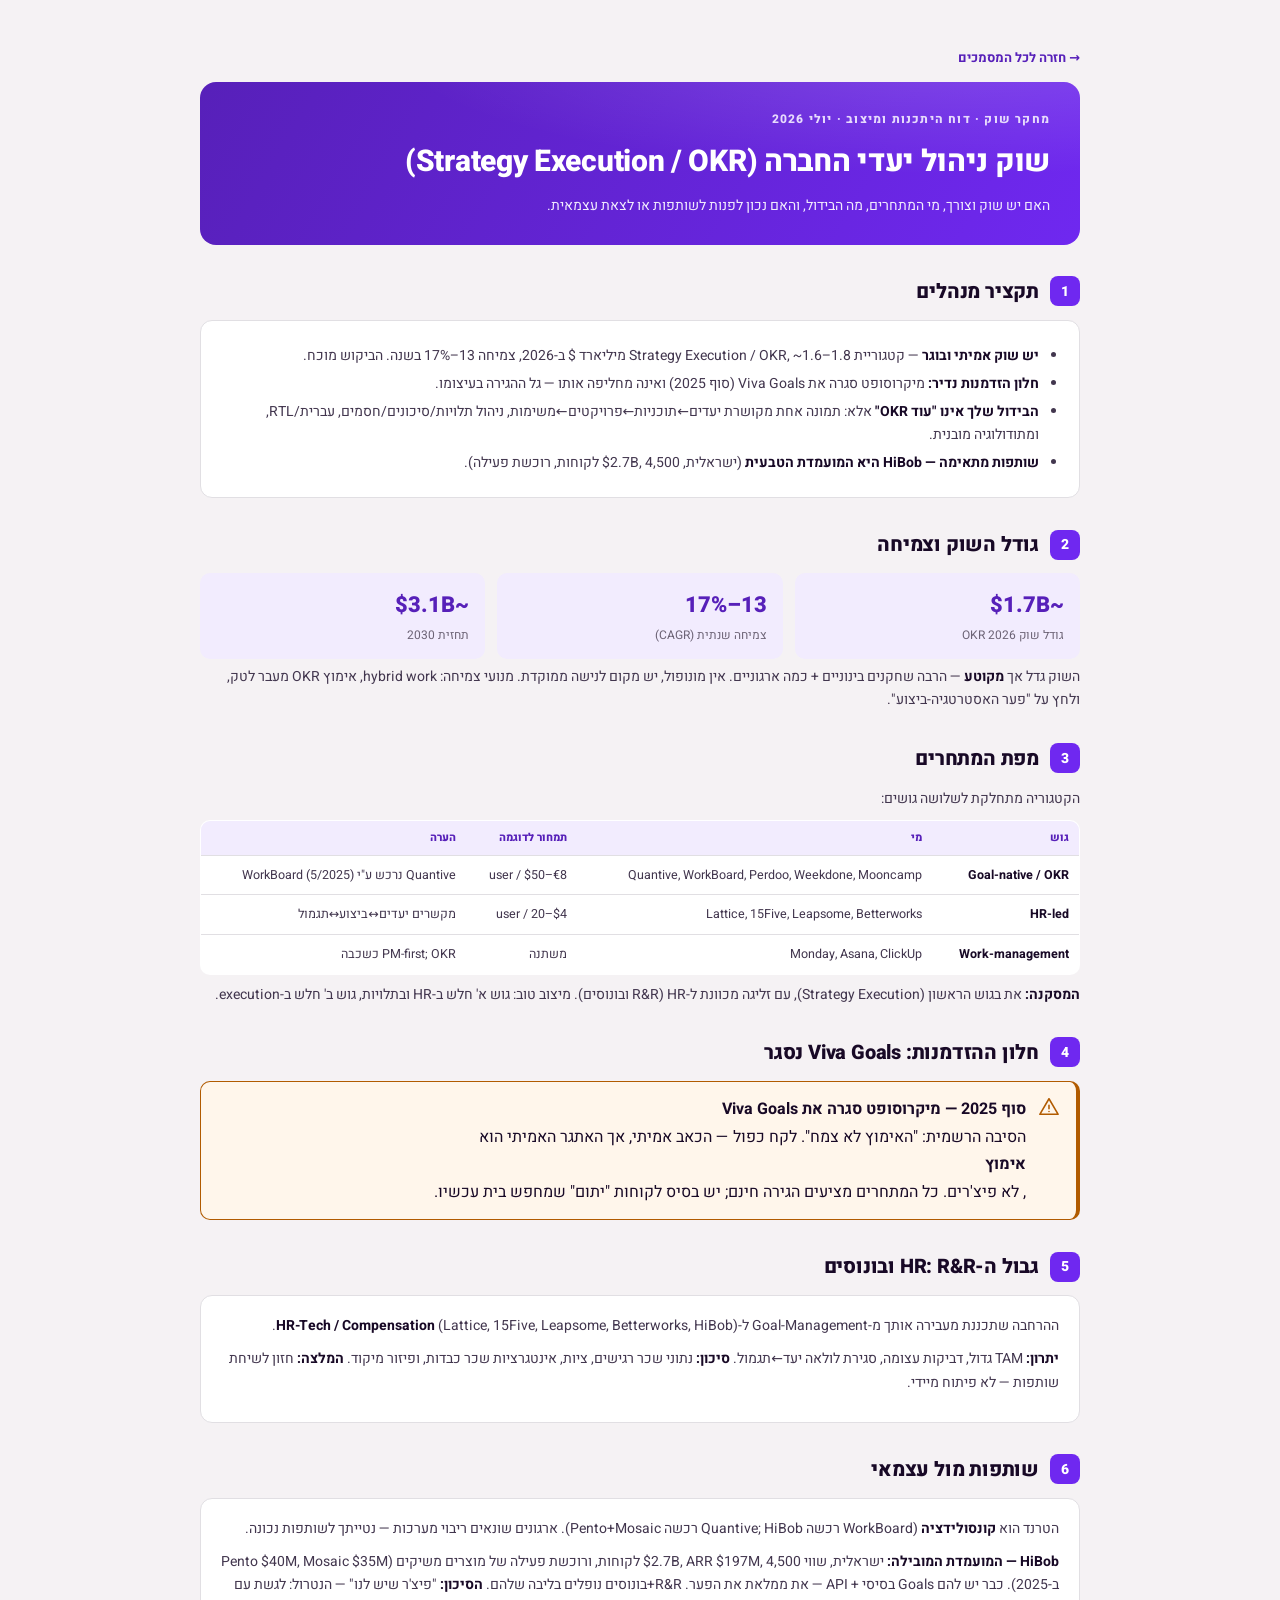
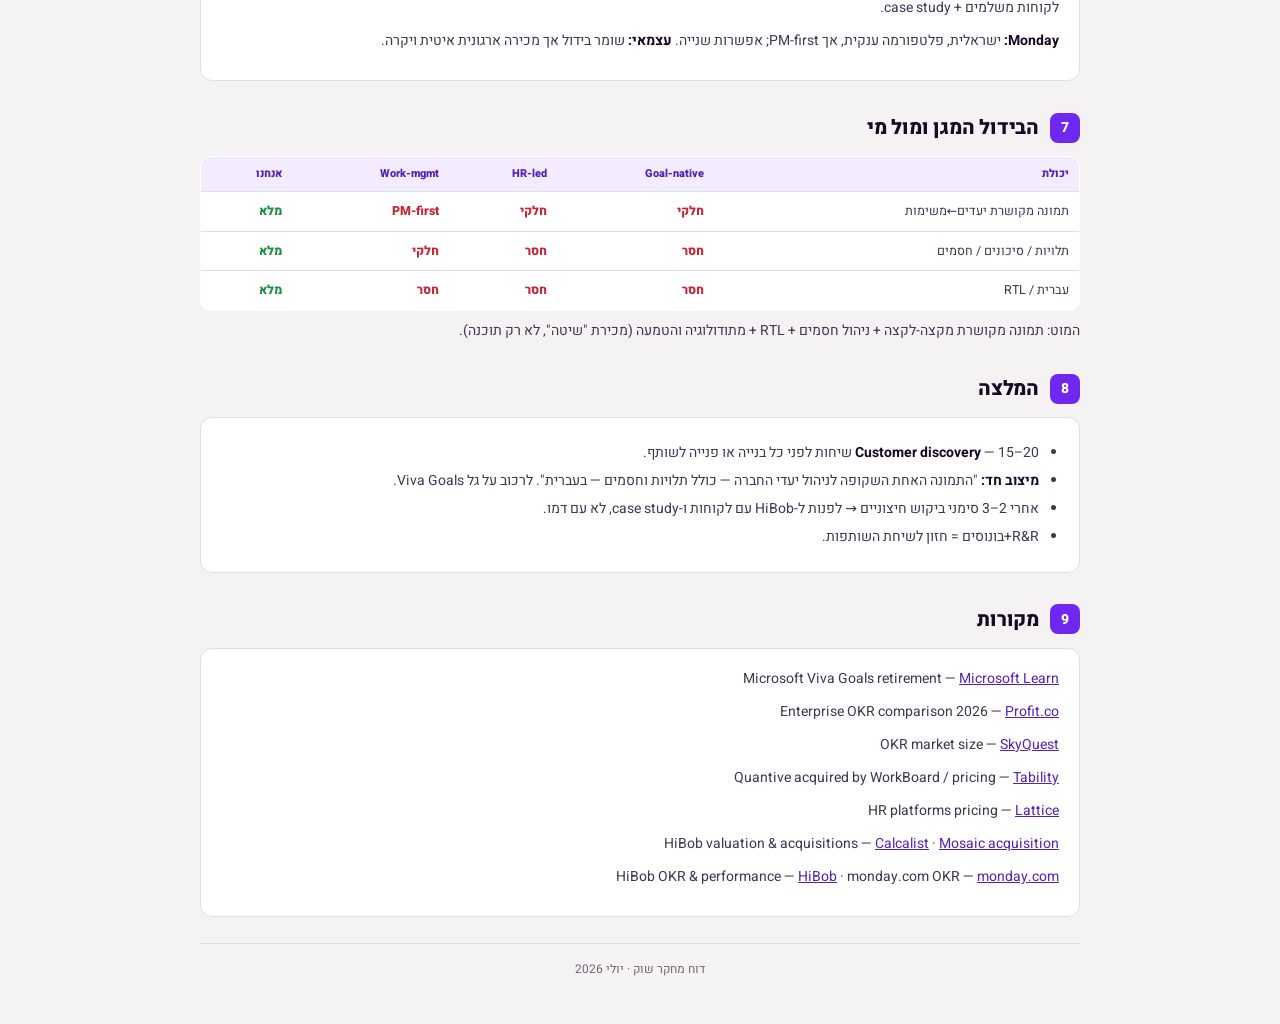
<file: research.html>
<!doctype html>
<html dir="rtl" lang="he">
<head>
<meta charset="utf-8" />
<meta name="viewport" content="width=device-width, initial-scale=1" />
<title>מחקר שוק — ניהול יעדי החברה (OKR)</title>
<link rel="stylesheet" href="heebo.css" />
<style>
:root{--brand:#6F28F0;--brand-deep:#5720B9;--b25:#F2ECFE;--b50:#E5D8FC;--ink:#180926;--body:#42364E;--muted:#6C6375;--bg:#F5F2F4;--fg:#fff;--border:#E1DFE3;--ok:#1E8E3F;--danger:#C62736;--warn:#B15B00;--warn25:#FFF6EB;}
*{box-sizing:border-box;}
body{margin:0;background:var(--bg);color:var(--ink);font-family:'Heebo','Segoe UI',system-ui,Arial,sans-serif;line-height:1.65;-webkit-font-smoothing:antialiased;padding:clamp(20px,4vw,44px) clamp(16px,4vw,36px);}
.sheet{max-width:880px;margin:0 auto;}
.top{background:linear-gradient(120deg,#5720B9,#6F28F0);color:#fff;border-radius:16px;padding:28px 30px;margin-bottom:22px;position:relative;overflow:hidden;}
.top::after{content:"";position:absolute;inset:0;background:radial-gradient(120% 140% at 88% -20%,rgba(255,255,255,.16),transparent 55%);}
.top .ey{font-size:12px;font-weight:800;letter-spacing:.1em;text-transform:uppercase;color:#E5D8FC;position:relative;}
.top h1{font-size:clamp(22px,4vw,30px);font-weight:800;margin:8px 0 6px;position:relative;letter-spacing:-.01em;}
.top p{margin:0;font-size:14px;color:#F2ECFE;position:relative;}
h2{display:flex;align-items:center;gap:11px;font-size:20px;font-weight:800;margin:30px 0 12px;letter-spacing:-.01em;}
h2 .n{flex:none;width:30px;height:30px;border-radius:8px;background:var(--brand);color:#fff;display:grid;place-items:center;font-size:14px;}
.card{background:var(--fg);border:1px solid var(--border);border-radius:12px;padding:18px 20px;margin-bottom:12px;}
p{margin:0 0 10px;font-size:14px;color:var(--body);}
ul{margin:0;padding-inline-start:20px;font-size:14px;color:var(--body);}
li{margin:5px 0;}
b{color:var(--ink);}
table{width:100%;border-collapse:collapse;font-size:12.5px;background:var(--fg);border:1px solid var(--border);border-radius:10px;overflow:hidden;margin:8px 0;}
th{background:var(--b25);color:var(--brand-deep);font-weight:800;font-size:11px;text-align:right;padding:8px 10px;}
td{padding:9px 10px;border-top:1px solid var(--border);color:var(--body);vertical-align:top;}
td b{color:var(--ink);}
.kpi{display:grid;grid-template-columns:repeat(auto-fit,minmax(150px,1fr));gap:12px;margin:6px 0;}
.kpi .box{background:var(--b25);border-radius:10px;padding:14px 16px;}
.kpi .box .v{font-size:22px;font-weight:800;color:var(--brand-deep);}
.kpi .box .l{font-size:12px;color:var(--muted);margin-top:2px;}
.now{display:flex;gap:12px;background:var(--warn25);border:1px solid var(--warn);border-inline-start-width:4px;border-radius:10px;padding:14px 16px;margin:10px 0;}
.now svg{flex:none;width:22px;height:22px;color:var(--warn);}
.now b{display:block;margin-bottom:2px;}
.ok{color:var(--ok);font-weight:800;}
.gap{color:var(--danger);font-weight:800;}
.src{font-size:12px;color:var(--muted);}
.src a{color:var(--brand-deep);word-break:break-all;}
.foot{margin-top:26px;padding-top:16px;border-top:1px solid var(--border);color:var(--muted);font-size:12px;text-align:center;}
a.back{display:inline-block;margin-bottom:14px;color:var(--brand-deep);text-decoration:none;font-weight:700;font-size:13px;}
</style>
</head>
<body>
<div class="sheet">
<a class="back" href="index.html">→ חזרה לכל המסמכים</a>

<div class="top">
  <div class="ey">מחקר שוק · דוח היתכנות ומיצוב · יולי 2026</div>
  <h1>שוק ניהול יעדי החברה (Strategy Execution / OKR)</h1>
  <p>האם יש שוק וצורך, מי המתחרים, מה הבידול, והאם נכון לפנות לשותפות או לצאת עצמאית.</p>
</div>

<h2><span class="n">1</span>תקציר מנהלים</h2>
<div class="card">
<ul>
<li><b>יש שוק אמיתי ובוגר</b> — קטגוריית Strategy Execution / OKR, ~1.6–1.8 מיליארד $ ב-2026, צמיחה 13–17% בשנה. הביקוש מוכח.</li>
<li><b>חלון הזדמנות נדיר:</b> מיקרוסופט סגרה את Viva Goals (סוף 2025) ואינה מחליפה אותו — גל ההגירה בעיצומו.</li>
<li><b>הבידול שלך אינו "עוד OKR"</b> אלא: תמונה אחת מקושרת יעדים←תוכניות←פרויקטים←משימות, ניהול תלויות/סיכונים/חסמים, עברית/RTL, ומתודולוגיה מובנית.</li>
<li><b>שותפות מתאימה — HiBob היא המועמדת הטבעית</b> (ישראלית, $2.7B, 4,500 לקוחות, רוכשת פעילה).</li>
</ul>
</div>

<h2><span class="n">2</span>גודל השוק וצמיחה</h2>
<div class="kpi">
  <div class="box"><div class="v">~1.7B$</div><div class="l">גודל שוק OKR 2026</div></div>
  <div class="box"><div class="v">13–17%</div><div class="l">צמיחה שנתית (CAGR)</div></div>
  <div class="box"><div class="v">~3.1B$</div><div class="l">תחזית 2030</div></div>
</div>
<p>השוק גדל אך <b>מקוטע</b> — הרבה שחקנים בינוניים + כמה ארגוניים. אין מונופול, יש מקום לנישה ממוקדת. מנועי צמיחה: hybrid work, אימוץ OKR מעבר לטק, ולחץ על "פער האסטרטגיה-ביצוע".</p>

<h2><span class="n">3</span>מפת המתחרים</h2>
<p>הקטגוריה מתחלקת לשלושה גושים:</p>
<table>
<thead><tr><th>גוש</th><th>מי</th><th>תמחור לדוגמה</th><th>הערה</th></tr></thead>
<tbody>
<tr><td><b>Goal-native / OKR</b></td><td>Quantive, WorkBoard, Perdoo, Weekdone, Mooncamp</td><td>€8–$50 / user</td><td>Quantive נרכש ע"י WorkBoard (5/2025)</td></tr>
<tr><td><b>HR-led</b></td><td>Lattice, 15Five, Leapsome, Betterworks</td><td>$4–20 / user</td><td>מקשרים יעדים↔ביצוע↔תגמול</td></tr>
<tr><td><b>Work-management</b></td><td>Monday, Asana, ClickUp</td><td>משתנה</td><td>PM-first; OKR כשכבה</td></tr>
</tbody>
</table>
<p><b>המסקנה:</b> את בגוש הראשון (Strategy Execution), עם זליגה מכוונת ל-HR (R&R ובונוסים). מיצוב טוב: גוש א' חלש ב-HR ובתלויות, גוש ב' חלש ב-execution.</p>

<h2><span class="n">4</span>חלון ההזדמנות: Viva Goals נסגר</h2>
<div class="now">
  <svg viewBox="0 0 24 24" fill="none" stroke="currentColor" stroke-width="1.7" stroke-linecap="round" stroke-linejoin="round"><path d="M12 3L2 20h20z"/><path d="M12 10v4M12 17h.01"/></svg>
  <div><b>סוף 2025 — מיקרוסופט סגרה את Viva Goals</b>הסיבה הרשמית: "האימוץ לא צמח". לקח כפול — הכאב אמיתי, אך האתגר האמיתי הוא <b>אימוץ</b>, לא פיצ'רים. כל המתחרים מציעים הגירה חינם; יש בסיס לקוחות "יתום" שמחפש בית עכשיו.</div>
</div>

<h2><span class="n">5</span>גבול ה-HR: R&R ובונוסים</h2>
<div class="card">
<p>ההרחבה שתכננת מעבירה אותך מ-Goal-Management ל-<b>HR-Tech / Compensation</b> (Lattice, 15Five, Leapsome, Betterworks, HiBob).</p>
<p><b>יתרון:</b> TAM גדול, דביקות עצומה, סגירת לולאה יעד←תגמול. <b>סיכון:</b> נתוני שכר רגישים, ציות, אינטגרציות שכר כבדות, ופיזור מיקוד. <b>המלצה:</b> חזון לשיחת שותפות — לא פיתוח מיידי.</p>
</div>

<h2><span class="n">6</span>שותפות מול עצמאי</h2>
<div class="card">
<p>הטרנד הוא <b>קונסולידציה</b> (WorkBoard רכשה Quantive; HiBob רכשה Pento+Mosaic). ארגונים שונאים ריבוי מערכות — נטייתך לשותפות נכונה.</p>
<p><b>HiBob — המועמדת המובילה:</b> ישראלית, שווי $2.7B, ARR $197M, 4,500 לקוחות, ורוכשת פעילה של מוצרים משיקים (Pento $40M, Mosaic $35M ב-2025). כבר יש להם Goals בסיסי + API — את ממלאת את הפער. R&R+בונוסים נופלים בליבה שלהם. <b>הסיכון:</b> "פיצ'ר שיש לנו" — הנטרול: לגשת עם לקוחות משלמים + case study.</p>
<p><b>Monday:</b> ישראלית, פלטפורמה ענקית, אך PM-first; אפשרות שנייה. <b>עצמאי:</b> שומר בידול אך מכירה ארגונית איטית ויקרה.</p>
</div>

<h2><span class="n">7</span>הבידול המגן ומול מי</h2>
<table>
<thead><tr><th>יכולת</th><th>Goal-native</th><th>HR-led</th><th>Work-mgmt</th><th>אנחנו</th></tr></thead>
<tbody>
<tr><td>תמונה מקושרת יעדים←משימות</td><td class="gap">חלקי</td><td class="gap">חלקי</td><td class="gap">PM-first</td><td class="ok">מלא</td></tr>
<tr><td>תלויות / סיכונים / חסמים</td><td class="gap">חסר</td><td class="gap">חסר</td><td class="gap">חלקי</td><td class="ok">מלא</td></tr>
<tr><td>עברית / RTL</td><td class="gap">חסר</td><td class="gap">חסר</td><td class="gap">חסר</td><td class="ok">מלא</td></tr>
</tbody>
</table>
<p>המוט: תמונה מקושרת מקצה-לקצה + ניהול חסמים + RTL + מתודולוגיה והטמעה (מכירת "שיטה", לא רק תוכנה).</p>

<h2><span class="n">8</span>המלצה</h2>
<div class="card">
<ul>
<li><b>Customer discovery</b> — 15–20 שיחות לפני כל בנייה או פנייה לשותף.</li>
<li><b>מיצוב חד:</b> "התמונה האחת השקופה לניהול יעדי החברה — כולל תלויות וחסמים — בעברית". לרכוב על גל Viva Goals.</li>
<li>אחרי 2–3 סימני ביקוש חיצוניים → לפנות ל-HiBob עם לקוחות ו-case study, לא עם דמו.</li>
<li>R&R+בונוסים = חזון לשיחת השותפות.</li>
</ul>
</div>

<h2><span class="n">9</span>מקורות</h2>
<div class="card src">
<p>Microsoft Viva Goals retirement — <a href="https://learn.microsoft.com/en-us/viva/goals/goals-retirement">Microsoft Learn</a></p>
<p>Enterprise OKR comparison 2026 — <a href="https://www.profit.co/blog/okr-university/enterprise-okr-software-comparison-top-8-platforms-reviewed/">Profit.co</a></p>
<p>OKR market size — <a href="https://www.skyquestt.com/report/okr-software-market">SkyQuest</a></p>
<p>Quantive acquired by WorkBoard / pricing — <a href="https://www.tability.io/compare/platform/quantive">Tability</a></p>
<p>HR platforms pricing — <a href="https://lattice.com/articles/hr-software-pricing">Lattice</a></p>
<p>HiBob valuation & acquisitions — <a href="https://www.calcalistech.com/ctechnews/article/hjlobxdjp">Calcalist</a> · <a href="https://jewishbusinessnews.com/2025/02/14/israels-hibob-acquires-mosaic-hr-tech-leader-expands-into-financial-planning-software/">Mosaic acquisition</a></p>
<p>HiBob OKR & performance — <a href="https://www.hibob.com/blog/okr-performance-management/">HiBob</a> · monday.com OKR — <a href="https://monday.com/blog/project-management/okr-software/">monday.com</a></p>
</div>

<div class="foot">דוח מחקר שוק · יולי 2026</div>
</div>
</body>
</html>
</file>
<file: heebo.css>
@font-face{font-family:'Heebo';font-style:normal;font-weight:400;font-display:swap;src:url([data-uri]) format('truetype');}
@font-face{font-family:'Heebo';font-style:normal;font-weight:600;font-display:swap;src:url([data-uri]) format('truetype');}
@font-face{font-family:'Heebo';font-style:normal;font-weight:700;font-display:swap;src:url([data-uri]) format('truetype');}
@font-face{font-family:'Heebo';font-style:normal;font-weight:800;font-display:swap;src:url([data-uri]) format('truetype');}
</file>
